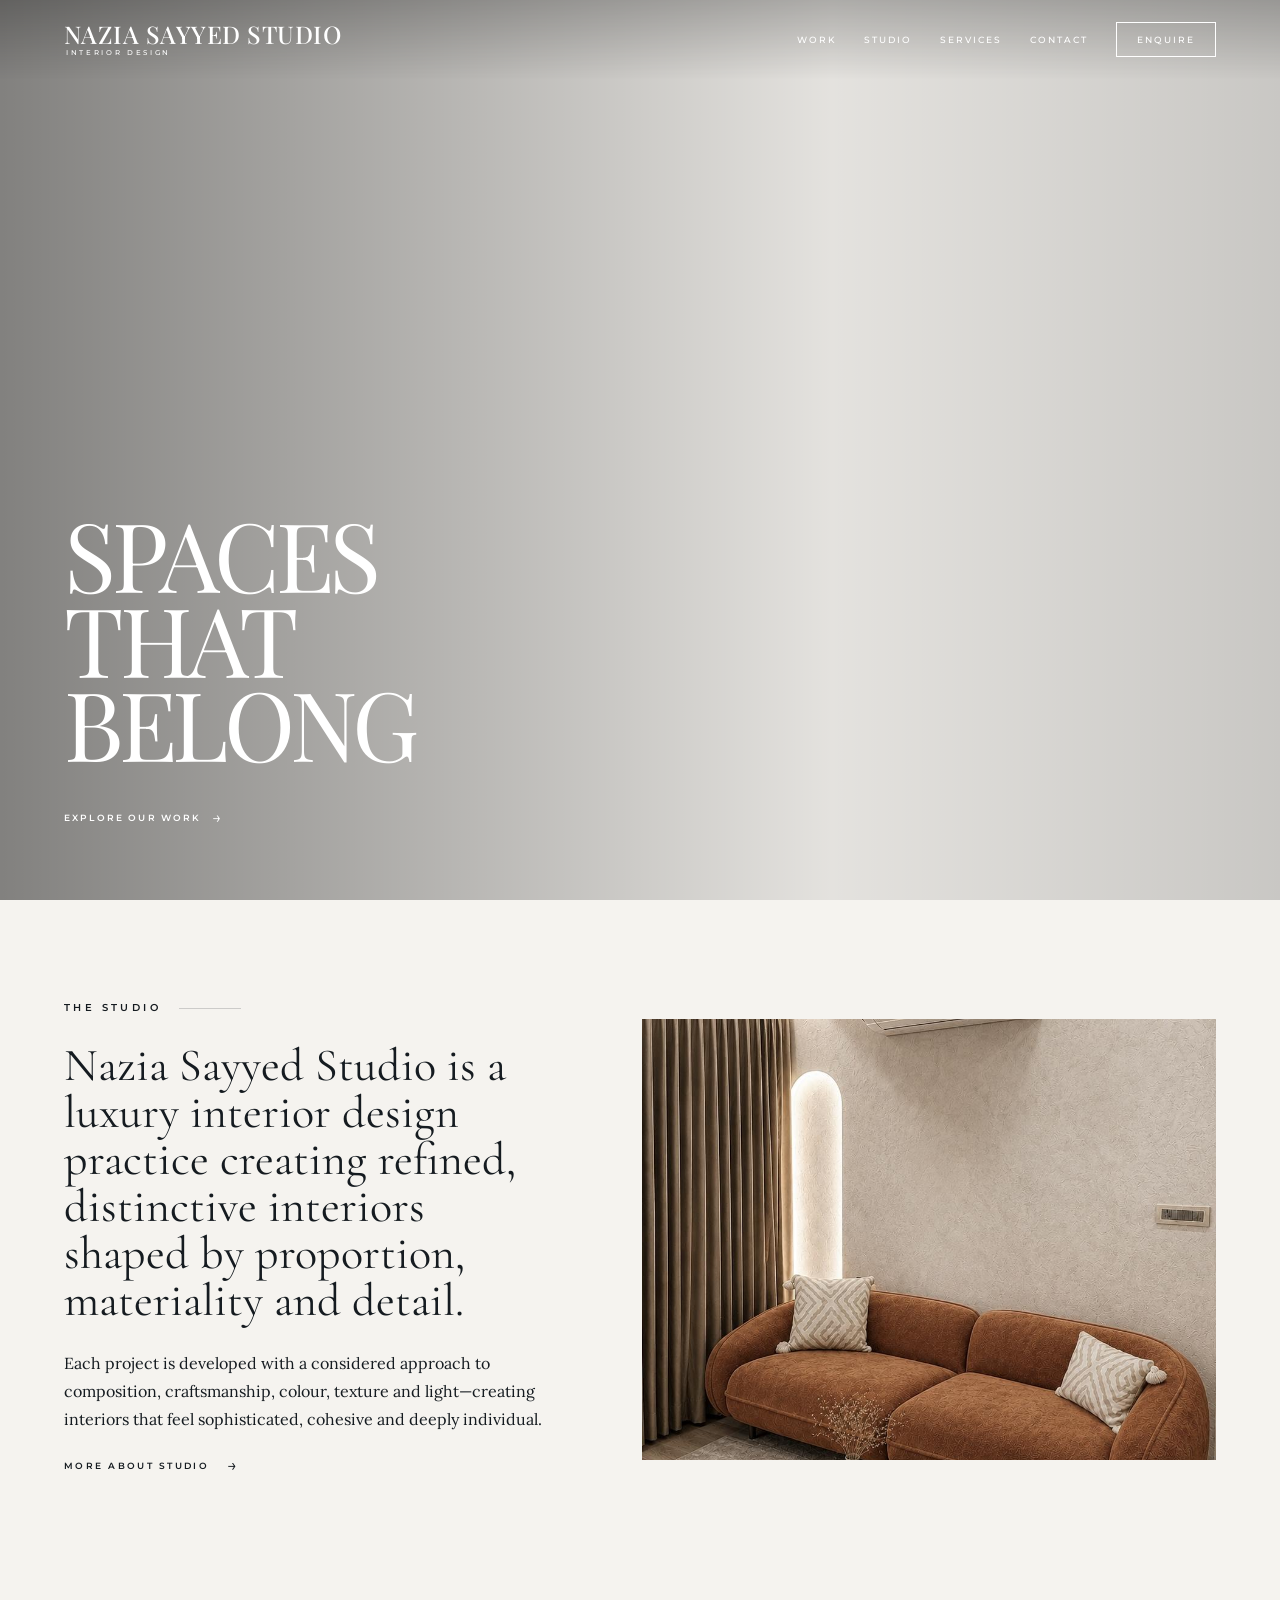
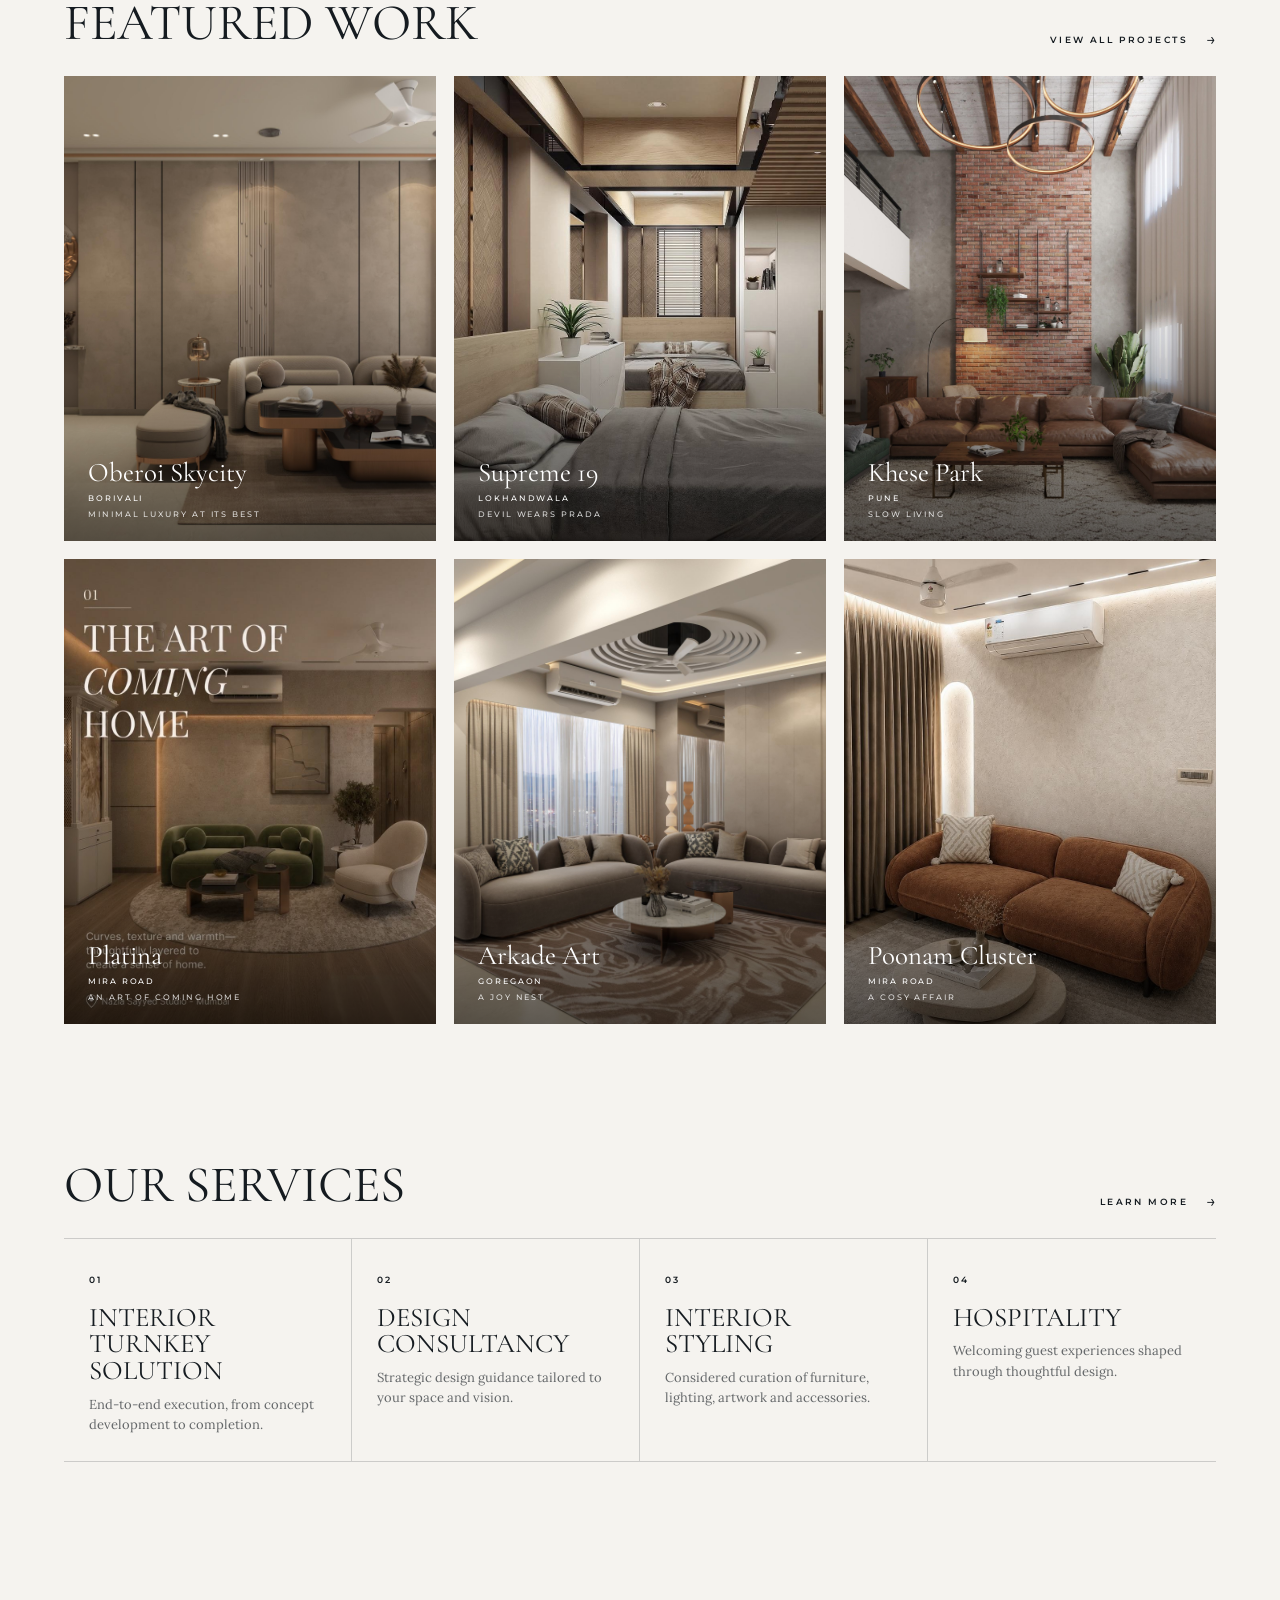
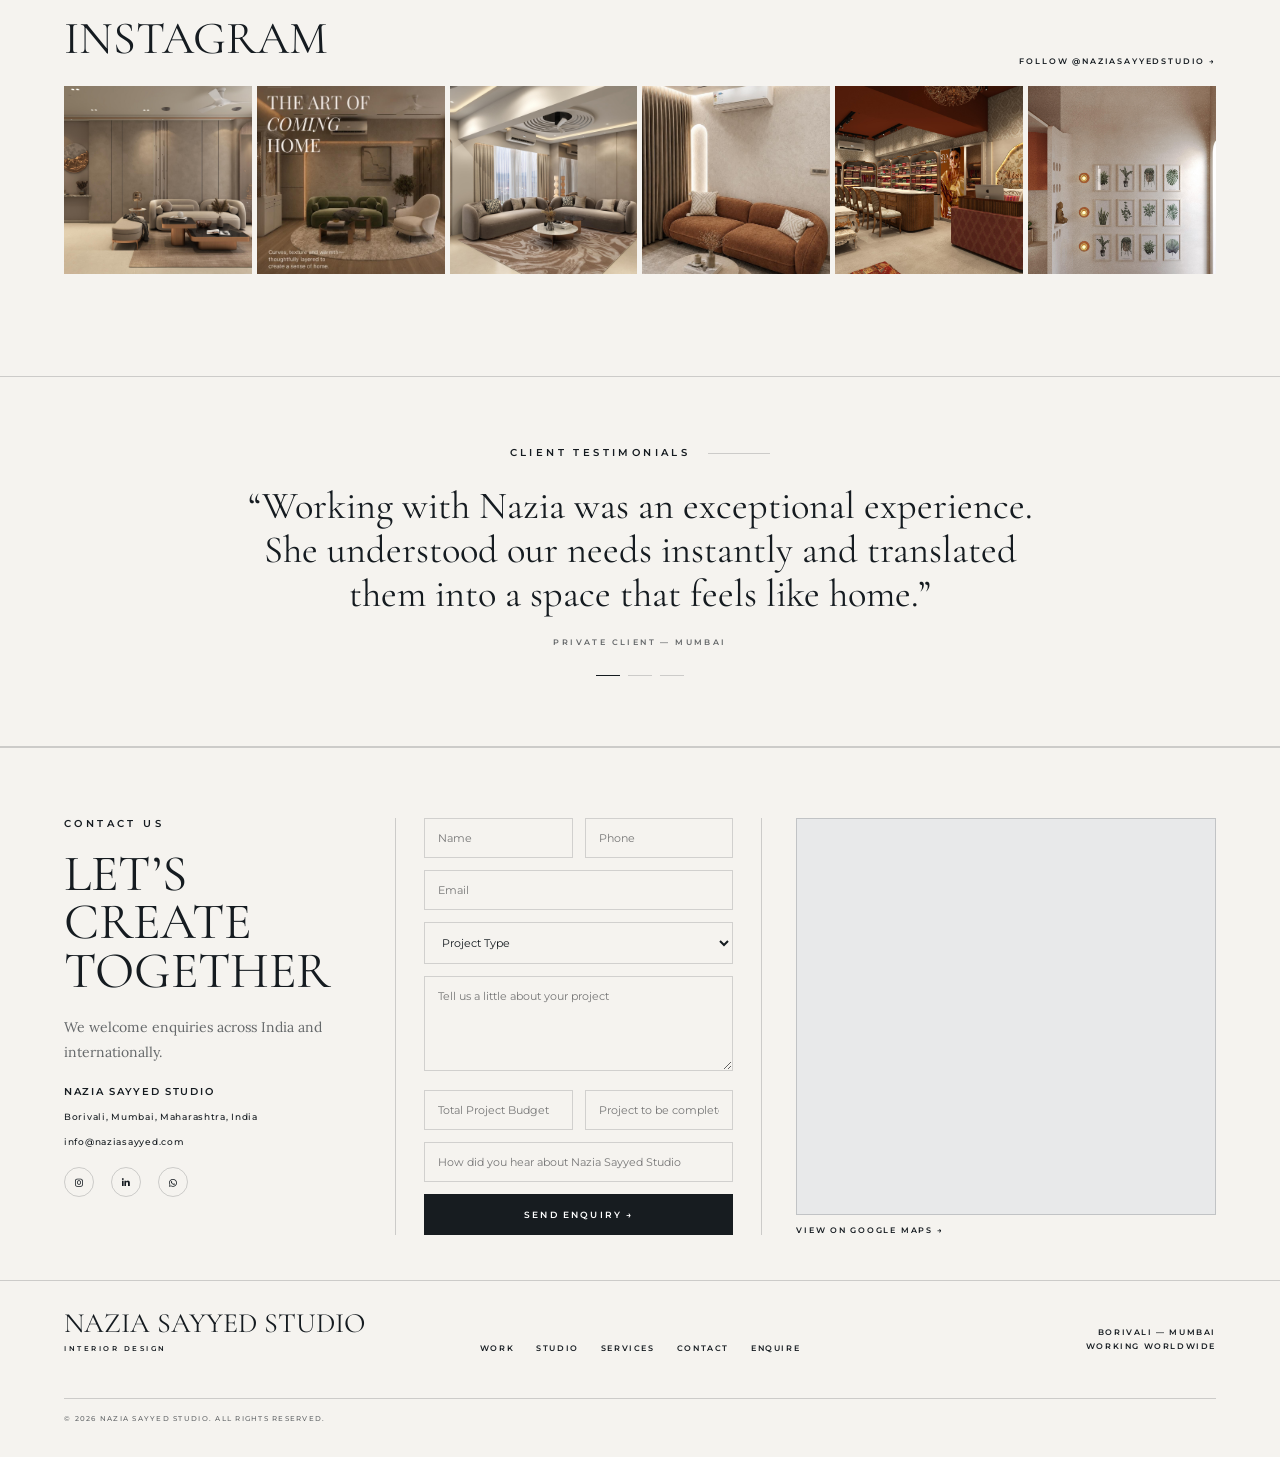
<file: index.html>
<!doctype html><html lang="en"><head><meta charset="utf-8"><meta name="viewport" content="width=device-width,initial-scale=1"><title>Nazia Sayyed Studio | Luxury Interior Design</title><link rel="stylesheet" href="style.css"><link rel="stylesheet" href="https://cdnjs.cloudflare.com/ajax/libs/font-awesome/6.4.0/css/all.min.css"></head>
<body class="homepage">
<div id="header-placeholder"></div>
<header class="hero">
  <div class="hero-overlay"></div><video autoplay loop muted playsinline class="hero-video"><source src="Images/coverpage.mp4" type="video/mp4"></video>
  <div class="hero-content-left">
    <h1 class="hero-title">SPACES<br>THAT<br>BELONG</h1>
    <div class="hero-buttons"><a class="btn-solid" href="portfolio.html">EXPLORE OUR WORK <span aria-hidden="true">→</span></a></div>
  </div>
</header>

<main>
<section class="section"><div class="container home-studio">
  <div class="home-studio-copy reveal"><div class="rule-title">THE STUDIO</div><h2 class="home-studio-title">Nazia Sayyed Studio is a luxury interior design practice creating refined, distinctive interiors shaped by proportion, materiality and detail.</h2><p>Each project is developed with a considered approach to composition, craftsmanship, colour, texture and light—creating interiors that feel sophisticated, cohesive and deeply individual.</p><a class="arrow-link" href="about.html">MORE ABOUT STUDIO</a></div>
  <div class="home-studio-image reveal"><img src="Images/RESIDENTIAL/6. POONAM CLUSTER/1. LIVING ROOM/1.jpg" alt="Nazia Sayyed Studio interior" loading="lazy"></div>
</div></section>

<section class="section projects-section"><div class="container"><div class="section-heading"><h2>FEATURED WORK</h2><a class="arrow-link" href="portfolio.html">VIEW ALL PROJECTS</a></div><div class="projects-grid" id="featured-projects-grid"></div></div></section>

<section class="section services-section"><div class="container"><div class="section-heading"><h2>OUR SERVICES</h2><a class="arrow-link" href="services.html">LEARN MORE</a></div><div class="services-strip">
 <article class="service-mini"><span class="num">01</span><h3>INTERIOR<br>TURNKEY SOLUTION</h3><p>End-to-end execution, from concept development to completion.</p></article>
 <article class="service-mini"><span class="num">02</span><h3>DESIGN<br>CONSULTANCY</h3><p>Strategic design guidance tailored to your space and vision.</p></article>
 <article class="service-mini"><span class="num">03</span><h3>INTERIOR<br>STYLING</h3><p>Considered curation of furniture, lighting, artwork and accessories.</p></article>
 <article class="service-mini"><span class="num">04</span><h3>HOSPITALITY</h3><p>Welcoming guest experiences shaped through thoughtful design.</p></article>
</div></div></section>

<section class="section instagram-section"><div class="container"><div class="instagram-header"><h2>INSTAGRAM</h2><a href="https://www.instagram.com/naziasayyedstudio/" target="_blank" rel="noopener">FOLLOW @NAZIASAYYEDSTUDIO →</a></div><div class="instagram-grid">
<a href="https://www.instagram.com/naziasayyedstudio/" target="_blank"><img src="Images/RESIDENTIAL/1. OBEROI SKYCITY/1. LIVING ROOM/1.jpg" alt="Studio interior"></a><a href="https://www.instagram.com/naziasayyedstudio/" target="_blank"><img src="Images/RESIDENTIAL/4. PLATINA/1. LIVING ROOM/1.JPG" alt="Studio interior"></a><a href="https://www.instagram.com/naziasayyedstudio/" target="_blank"><img src="Images/RESIDENTIAL/5. ARKADE ART/1. LIVING ROOM/1.jpg" alt="Studio interior"></a><a href="https://www.instagram.com/naziasayyedstudio/" target="_blank"><img src="Images/RESIDENTIAL/6. POONAM CLUSTER/1. LIVING ROOM/1.jpg" alt="Studio interior"></a><a href="https://www.instagram.com/naziasayyedstudio/" target="_blank"><img src="Images/RETAIL/1. AISRAA/1.jpg" alt="Retail interior"></a><a href="https://www.instagram.com/naziasayyedstudio/" target="_blank"><img src="Images/COMMERCIAL/2. CA'S OFFICE/ARTWORK.JPG" alt="Commercial interior"></a>
</div></div></section>

<section class="testimonials-section"><div class="testimonial-slider-container"><div class="rule-title" style="justify-content:center;margin-bottom:25px">CLIENT TESTIMONIALS</div><div class="testimonial-slider" id="testimonial-slider"><div class="testimonial-slide"><p class="quote">“Working with Nazia was an exceptional experience. She understood our needs instantly and translated them into a space that feels like home.”</p><p class="author">PRIVATE CLIENT — MUMBAI</p></div><div class="testimonial-slide"><p class="quote">“The attention to detail and ability to capture our vision was extraordinary. A seamless process.”</p><p class="author">PRIVATE CLIENT — MUMBAI</p></div><div class="testimonial-slide"><p class="quote">“A truly luxurious experience from concept to final handover. Our home is a work of art.”</p><p class="author">PRIVATE CLIENT — MUMBAI</p></div></div><div class="slider-dots"><span class="dot active" onclick="goToSlide(0)"></span><span class="dot" onclick="goToSlide(1)"></span><span class="dot" onclick="goToSlide(2)"></span></div></div></section>
</main>
<div id="footer-placeholder"></div>
<script src="components.js"></script>
<script>
function revealElements(){document.querySelectorAll('.reveal').forEach(el=>{if(el.getBoundingClientRect().top<innerHeight-70)el.classList.add('active')})} addEventListener('scroll',revealElements,{passive:true}); revealElements();
fetch('portfolio_data.json').then(r=>r.json()).then(data=>{const grid=document.getElementById('featured-projects-grid');let all=[];['RESIDENTIAL','COMMERCIAL','RETAIL'].forEach(cat=>Object.entries(data[cat]||{}).forEach(([id,p])=>all.push({id,...p,category:cat})));all.slice(0,6).forEach(p=>{const card=document.createElement('a');card.className='project-card reveal active';card.href=`portfolio.html?project=${encodeURIComponent(p.id)}`;card.innerHTML=`<img src="${p.thumbnail}" alt="${p.title}" loading="lazy"><div class="project-overlay"><h3>${p.title}</h3>${p.location?`<p class="proj-loc">${p.location}</p>`:''}<p class="proj-tag">${p.tagline||p.category}</p></div>`;grid.appendChild(card)})}).catch(console.error);
let currentSlideIndex=0;const slider=document.getElementById('testimonial-slider'),dots=document.querySelectorAll('.slider-dots .dot');function updateSlider(){slider.style.transform=`translateX(-${currentSlideIndex*100}%)`;dots.forEach((d,i)=>d.classList.toggle('active',i===currentSlideIndex))}function goToSlide(i){currentSlideIndex=i;updateSlider();clearInterval(slideTimer);slideTimer=setInterval(nextSlide,6000)}function nextSlide(){currentSlideIndex=(currentSlideIndex+1)%3;updateSlider()}let slideTimer=setInterval(nextSlide,6000);
</script></body></html>
</file>
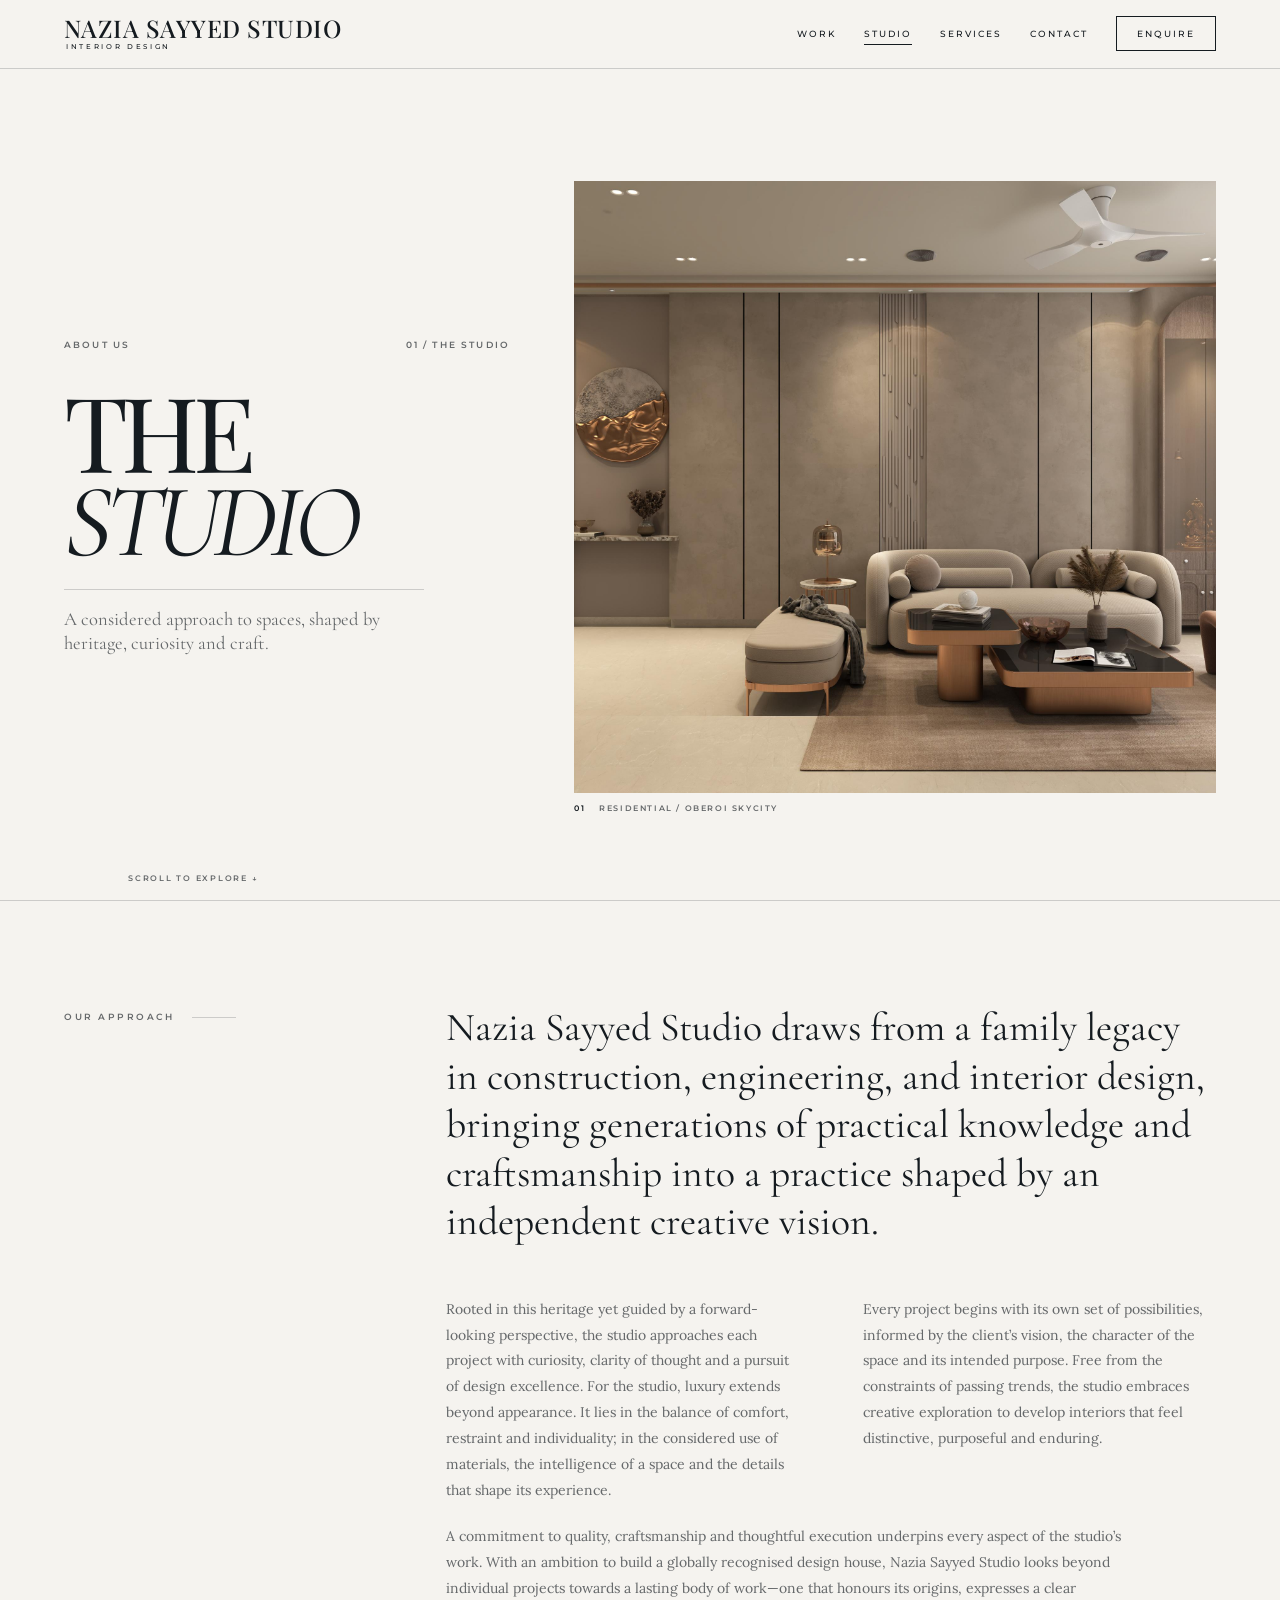
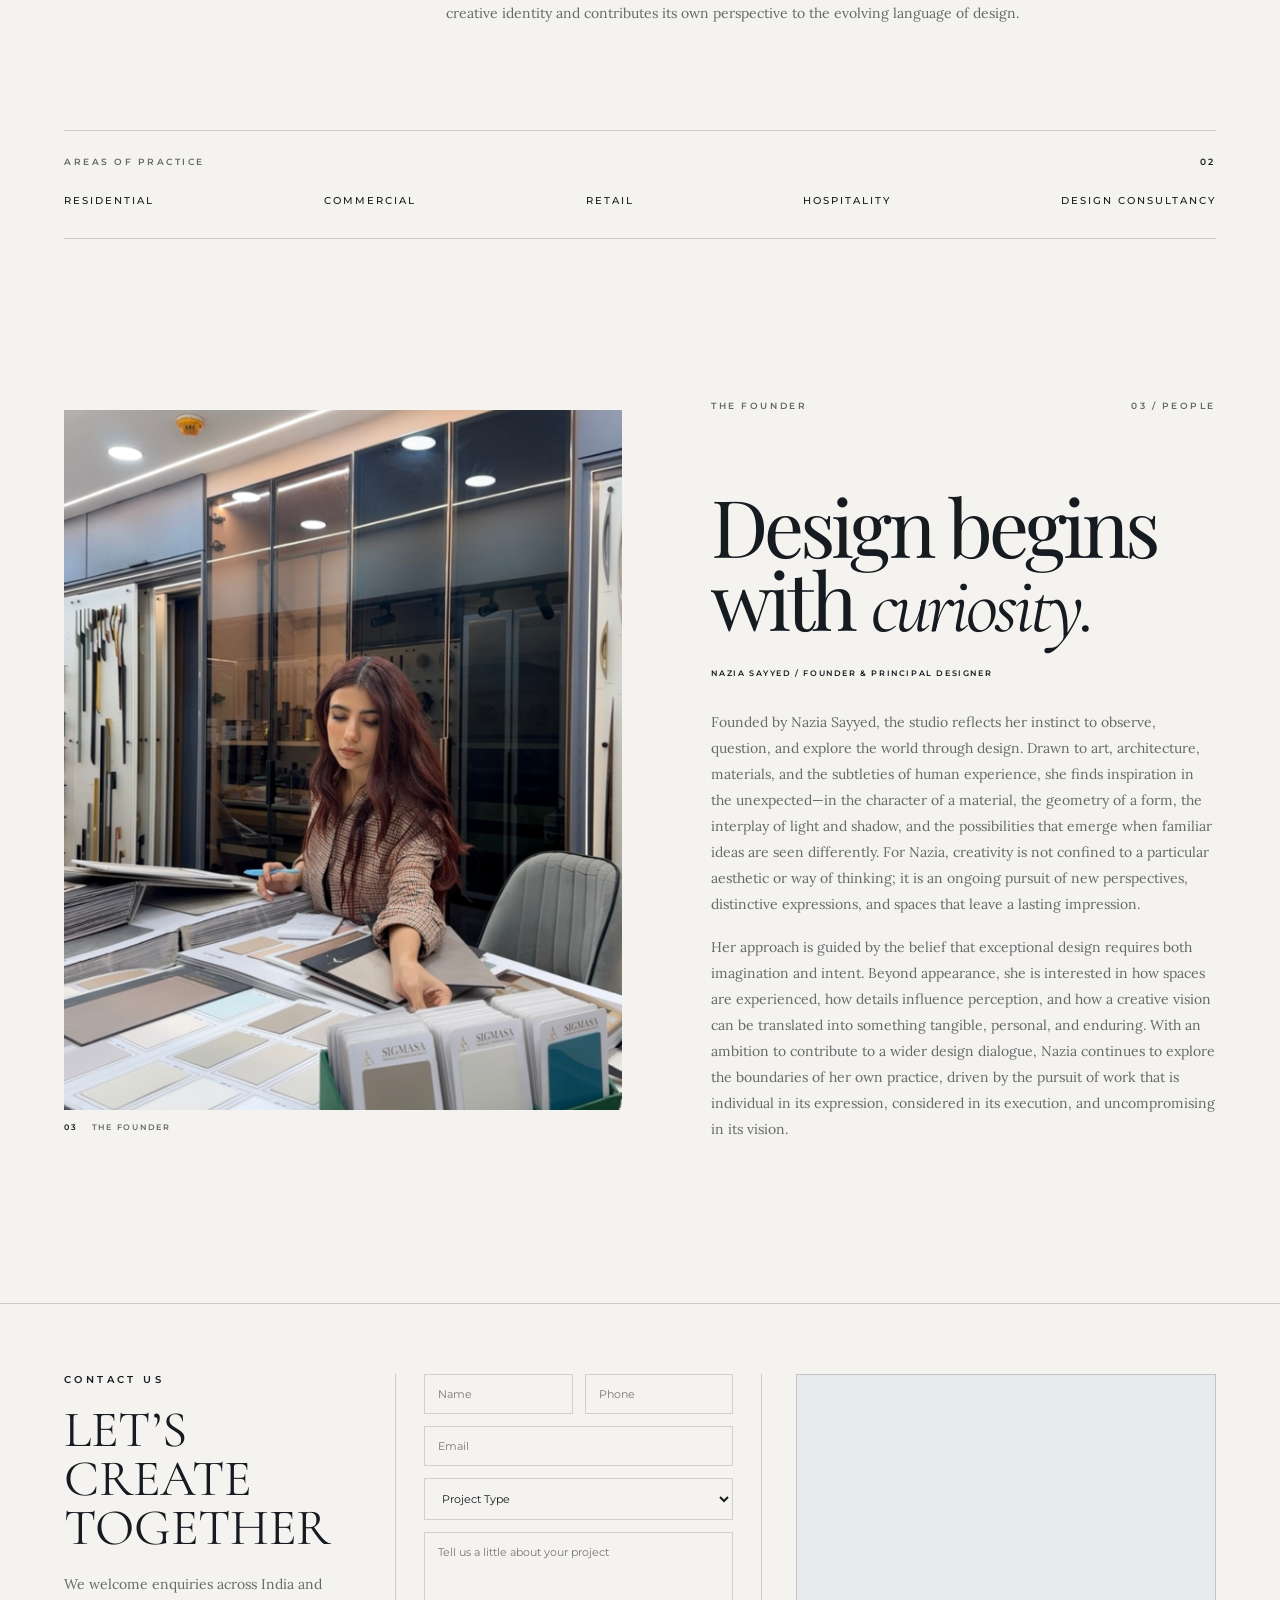
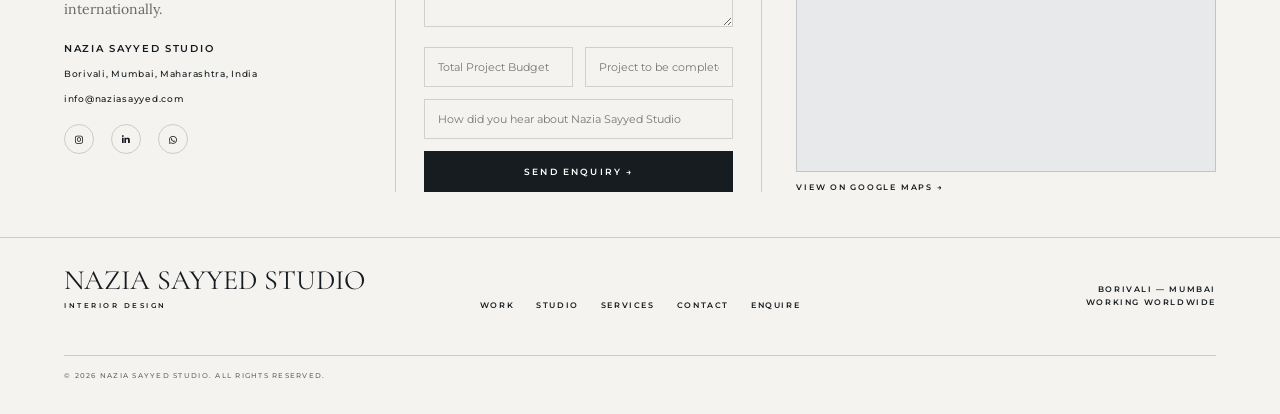
<file: about.html>
<!doctype html>
<html lang="en">
<head>
  <meta charset="utf-8">
  <meta name="viewport" content="width=device-width,initial-scale=1">
  <title>The Studio | Nazia Sayyed Studio</title>
  <link rel="stylesheet" href="style.css">
  <link rel="stylesheet" href="https://cdnjs.cloudflare.com/ajax/libs/font-awesome/6.4.0/css/all.min.css">
</head>
<body class="studio-page">
  <div id="header-placeholder"></div>

  <main class="studio-editorial-page">
    <section class="studio-editorial-intro">
      <div class="studio-editorial-heading">
        <div class="studio-edition-line">
          <span>ABOUT US</span>
          <span>01 / THE STUDIO</span>
        </div>
        <h1>THE<br><em>STUDIO</em></h1>
        <p class="studio-intro-note">A considered approach to spaces, shaped by heritage, curiosity and craft.</p>
      </div>
      <figure class="studio-editorial-image">
        <img src="Images/RESIDENTIAL/1. OBEROI SKYCITY/1. LIVING ROOM/1.jpg"
             alt="Living room interior by Nazia Sayyed Studio">
        <figcaption><span>01</span> RESIDENTIAL / OBEROI SKYCITY</figcaption>
      </figure>
    </section>

    <section class="studio-editorial-story" aria-label="About the studio">
      <div class="studio-story-label">
        <span>OUR APPROACH</span>
        <span class="studio-story-rule"></span>
      </div>
      <div class="studio-story-copy">
        <p class="studio-story-lead">Nazia Sayyed Studio draws from a family legacy in construction, engineering, and interior design, bringing generations of practical knowledge and craftsmanship into a practice shaped by an independent creative vision.</p>
        <div class="studio-story-columns">
          <p>Rooted in this heritage yet guided by a forward-looking perspective, the studio approaches each project with curiosity, clarity of thought and a pursuit of design excellence. For the studio, luxury extends beyond appearance. It lies in the balance of comfort, restraint and individuality; in the considered use of materials, the intelligence of a space and the details that shape its experience.</p>
          <p>Every project begins with its own set of possibilities, informed by the client’s vision, the character of the space and its intended purpose. Free from the constraints of passing trends, the studio embraces creative exploration to develop interiors that feel distinctive, purposeful and enduring.</p>
          <p>A commitment to quality, craftsmanship and thoughtful execution underpins every aspect of the studio’s work. With an ambition to build a globally recognised design house, Nazia Sayyed Studio looks beyond individual projects towards a lasting body of work—one that honours its origins, expresses a clear creative identity and contributes its own perspective to the evolving language of design.</p>
        </div>
      </div>
    </section>

    <section class="studio-practice-band" aria-label="Studio areas of practice">
      <div class="studio-practice-heading">
        <span>AREAS OF PRACTICE</span>
        <span>02</span>
      </div>
      <div class="studio-practice-list">
        <span>RESIDENTIAL</span>
        <span>COMMERCIAL</span>
        <span>RETAIL</span>
        <span>HOSPITALITY</span>
        <span>DESIGN CONSULTANCY</span>
      </div>
    </section>

    <section class="studio-founder-editorial">
      <figure class="studio-founder-image">
        <img src="Images/founder.PNG" alt="Nazia Sayyed, Founder and Principal Designer" loading="lazy">
        <figcaption><span>03</span> THE FOUNDER</figcaption>
      </figure>
      <div class="studio-founder-copy">
        <div class="studio-founder-kicker"><span>THE FOUNDER</span><span>03 / PEOPLE</span></div>
        <h2>Design begins<br>with <em>curiosity.</em></h2>
        <div class="studio-founder-role">NAZIA SAYYED / FOUNDER &amp; PRINCIPAL DESIGNER</div>
        <p>Founded by Nazia Sayyed, the studio reflects her instinct to observe, question, and explore the world through design. Drawn to art, architecture, materials, and the subtleties of human experience, she finds inspiration in the unexpected—in the character of a material, the geometry of a form, the interplay of light and shadow, and the possibilities that emerge when familiar ideas are seen differently. For Nazia, creativity is not confined to a particular aesthetic or way of thinking; it is an ongoing pursuit of new perspectives, distinctive expressions, and spaces that leave a lasting impression.</p>
        <p>Her approach is guided by the belief that exceptional design requires both imagination and intent. Beyond appearance, she is interested in how spaces are experienced, how details influence perception, and how a creative vision can be translated into something tangible, personal, and enduring. With an ambition to contribute to a wider design dialogue, Nazia continues to explore the boundaries of her own practice, driven by the pursuit of work that is individual in its expression, considered in its execution, and uncompromising in its vision.</p>
      </div>
    </section>
  </main>

  <div id="footer-placeholder"></div>
  <script src="components.js"></script>
</body>
</html>
</file>
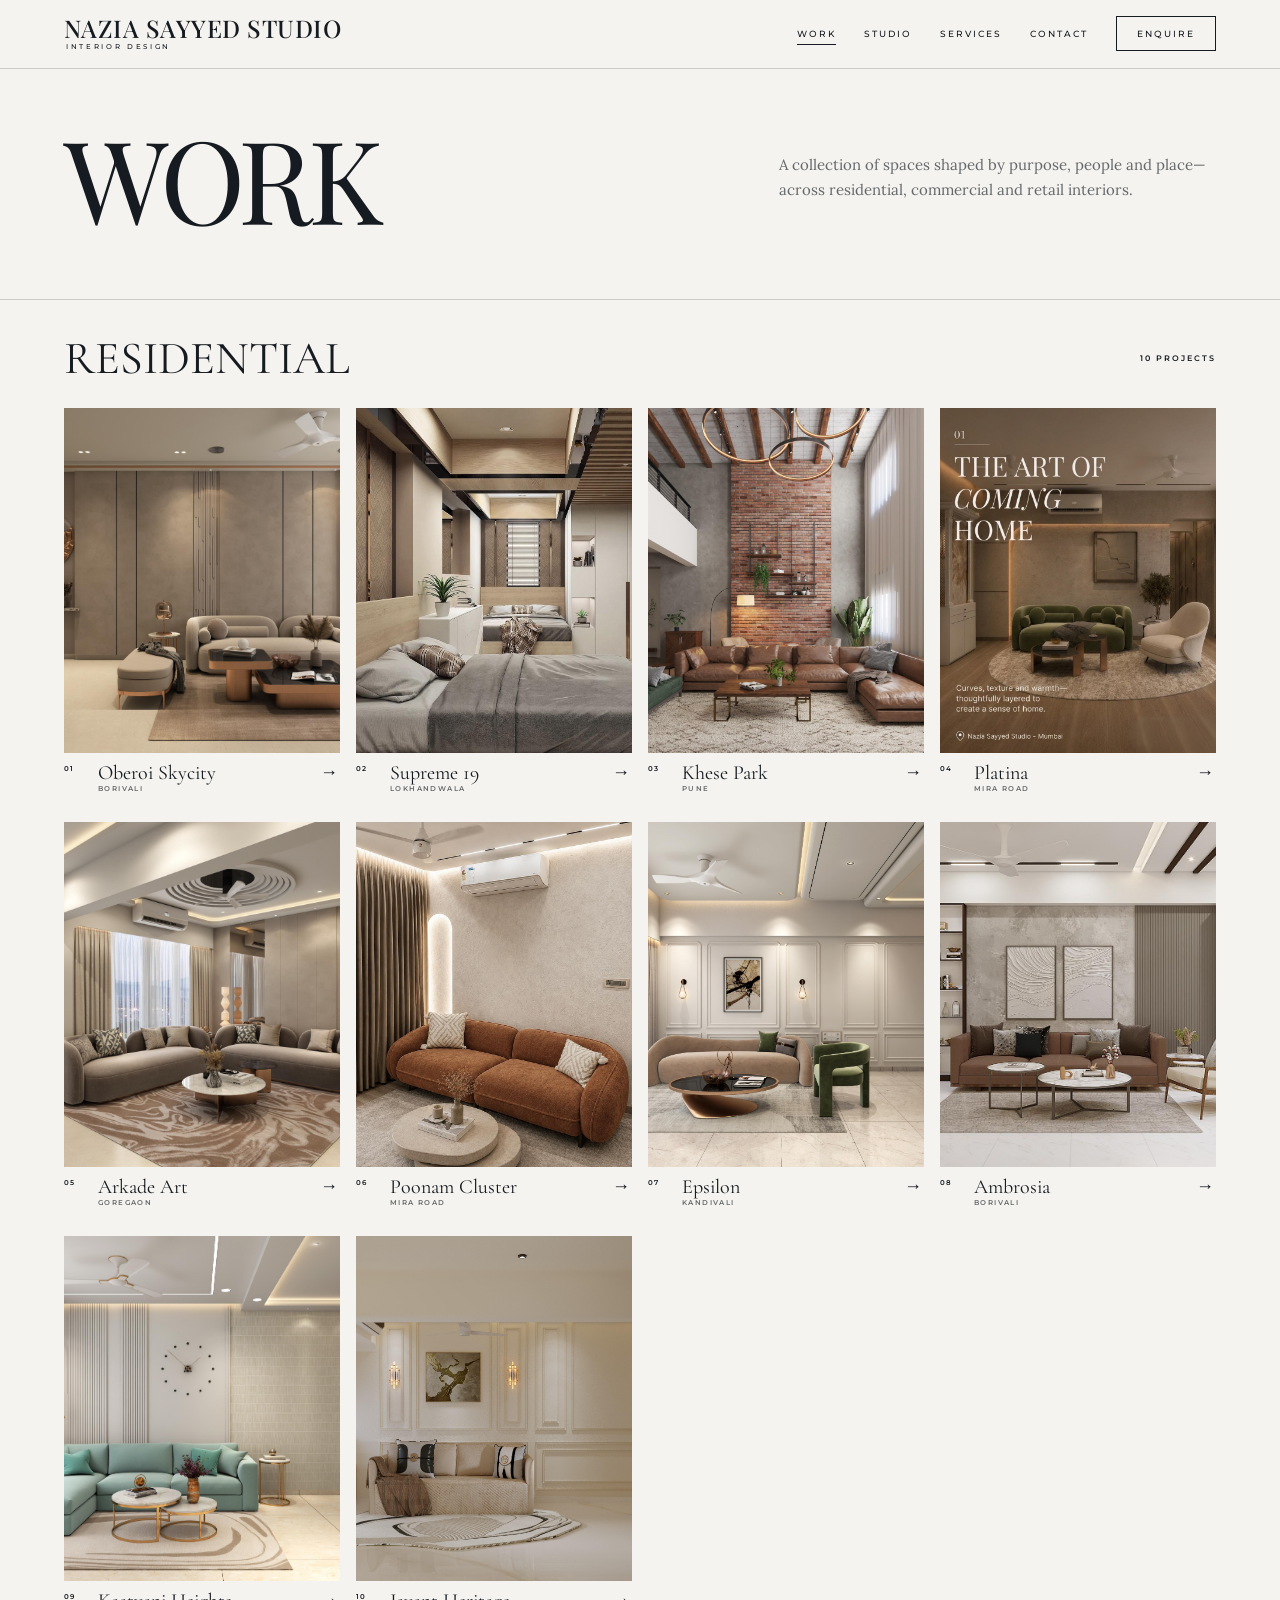
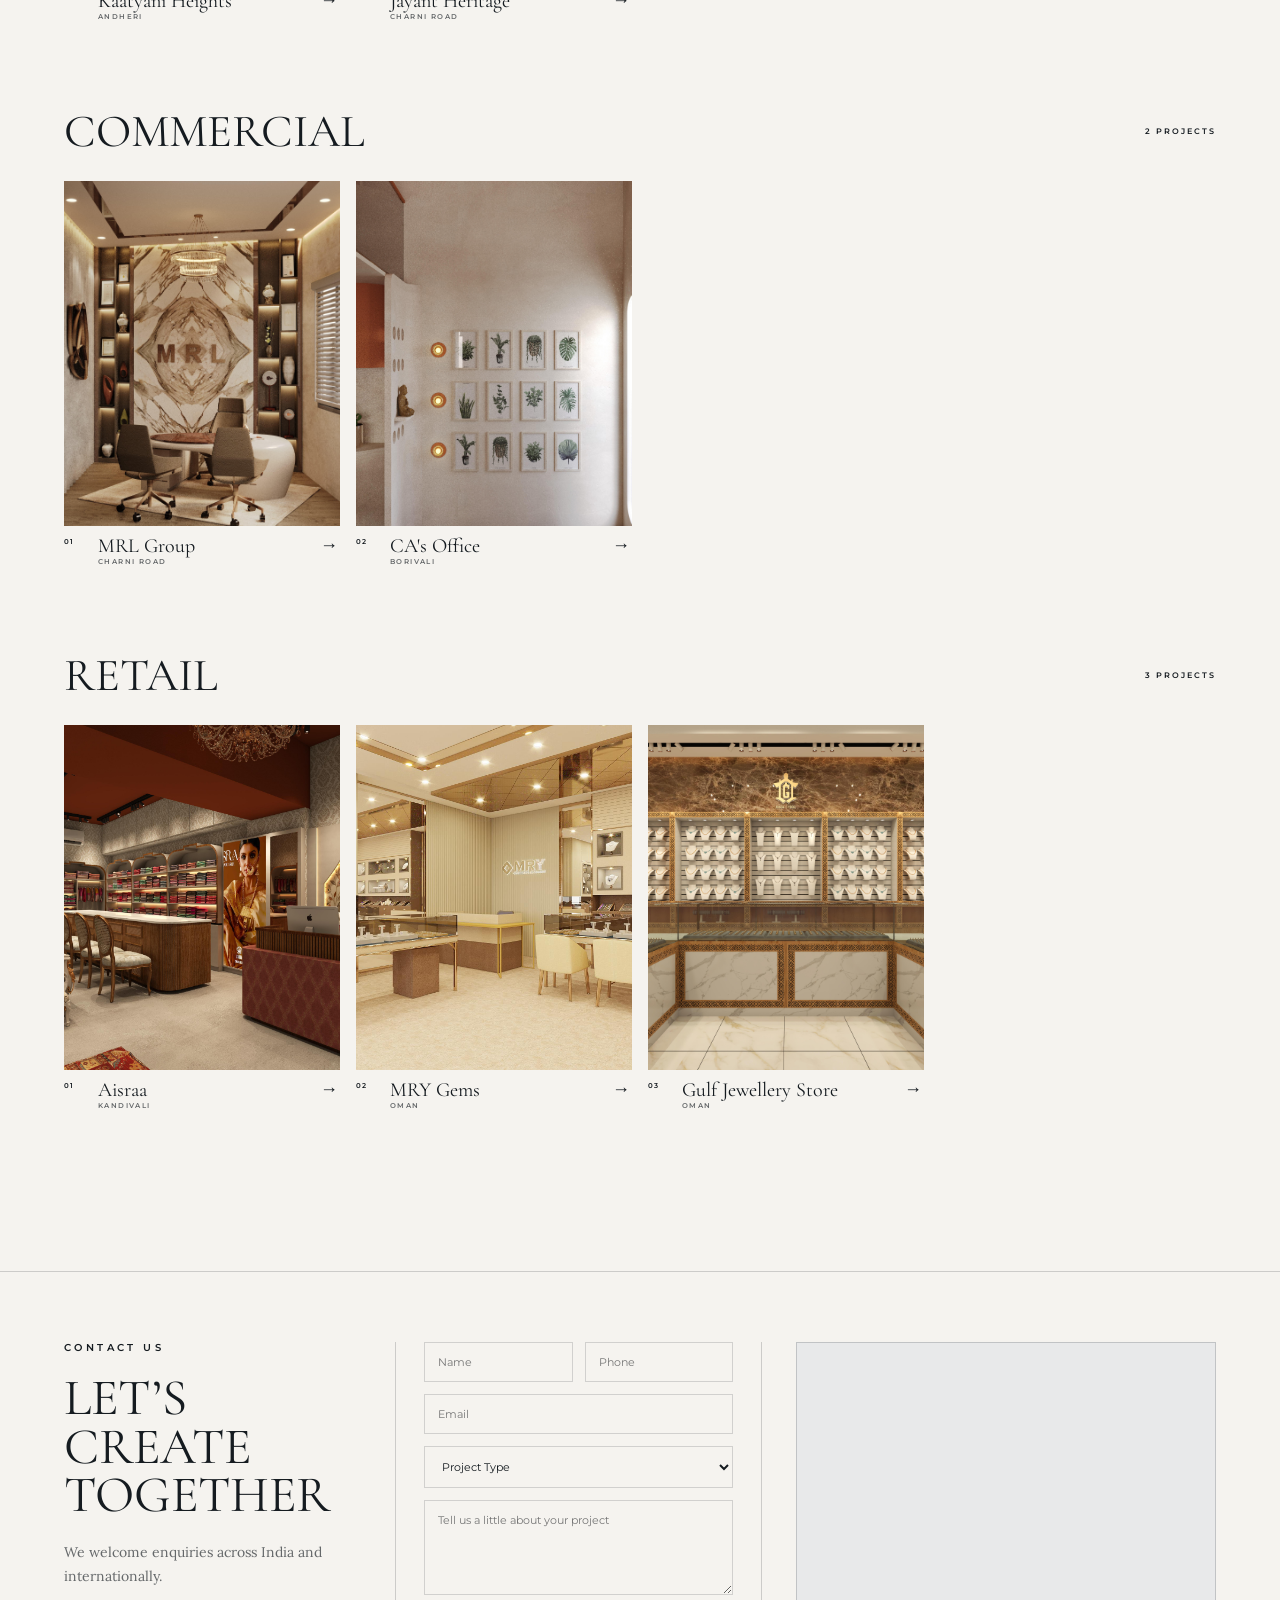
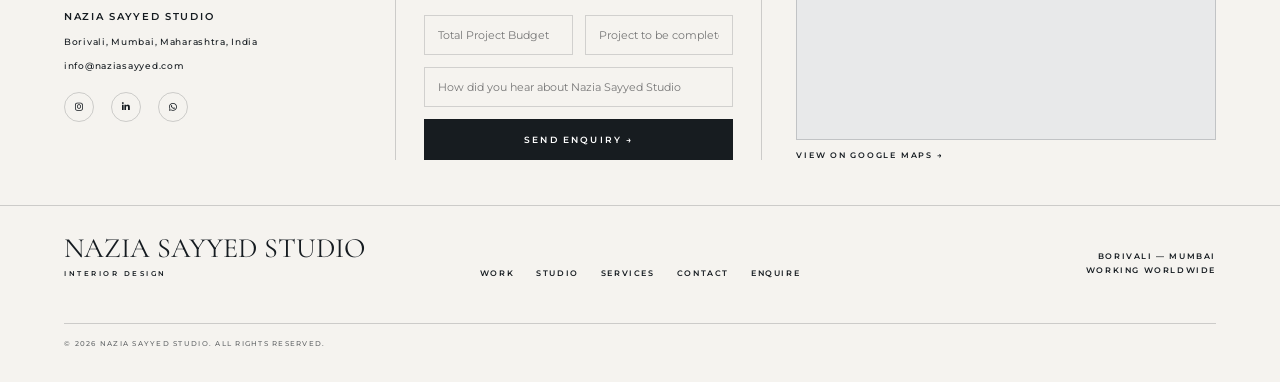
<file: portfolio.html>
<!doctype html><html lang="en"><head><meta charset="utf-8"><meta name="viewport" content="width=device-width,initial-scale=1"><title>Work | Nazia Sayyed Studio</title><link rel="stylesheet" href="style.css"><link rel="stylesheet" href="https://cdnjs.cloudflare.com/ajax/libs/font-awesome/6.4.0/css/all.min.css"></head>
<body><div id="header-placeholder"></div>
<section class="page-hero"><div class="container page-hero-inner"><div><h1>WORK</h1></div><p>A collection of spaces shaped by purpose, people and place—across residential, commercial and retail interiors.</p></div></section>
<main class="container portfolio-content" id="portfolio-content"></main>
<div id="footer-placeholder"></div>
<div id="dynamic-viewer"><div class="viewer-topbar"><a class="viewer-brand" href="index.html">NAZIA SAYYED STUDIO</a><button class="btn-back" onclick="closeProject()">← BACK TO WORK</button></div><div class="viewer-shell"><div class="viewer-head"><h2 id="viewer-title">Project</h2><div class="viewer-subtitle" id="viewer-subtitle"></div></div><div id="viewer-content"></div></div></div>
<script src="components.js"></script>
<script>
let projectData={};
function escapeHtml(v=''){return String(v).replace(/[&<>"']/g,c=>({'&':'&amp;','<':'&lt;','>':'&gt;','"':'&quot;',"'":'&#39;'}[c]))}
fetch('portfolio_data.json').then(r=>r.json()).then(data=>{projectData={};const root=document.getElementById('portfolio-content');['RESIDENTIAL','COMMERCIAL','RETAIL'].forEach(cat=>{const entries=Object.entries(data[cat]||{});entries.forEach(([id,p])=>projectData[id]={...p,category:cat});if(!entries.length)return;const block=document.createElement('section');block.className='category-block';block.innerHTML=`<div class="category-heading"><h2>${cat}</h2><span class="category-count">${entries.length} PROJECT${entries.length===1?'':'S'}</span></div><div class="portfolio-grid">${entries.map(([id,p],i)=>`<article class="portfolio-card" onclick="openProject('${id}')"><div class="portfolio-card-media"><img src="${p.thumbnail}" alt="${escapeHtml(p.title)}" loading="lazy"></div><div class="portfolio-card-meta"><span class="portfolio-index">${String(i+1).padStart(2,'0')}</span><div><div class="portfolio-title">${escapeHtml(p.title)}</div><div class="portfolio-location">${escapeHtml(p.location||'')}</div></div><span class="portfolio-arrow">→</span></div></article>`).join('')}</div>`;root.appendChild(block)});const requested=new URLSearchParams(location.search).get('project');if(requested&&projectData[requested])openProject(requested)}).catch(console.error);
function openProject(id){const p=projectData[id];if(!p)return;document.getElementById('viewer-title').textContent=p.title;document.getElementById('viewer-subtitle').innerHTML=`<span class="location">${escapeHtml(p.category)}${p.location?' · '+escapeHtml(p.location):''}</span>${p.tagline?`<span class="tagline">${escapeHtml(p.tagline)}</span>`:''}`;const content=document.getElementById('viewer-content');content.innerHTML='';const groups={};(p.images||[]).forEach(item=>{const label=item.label||'PROJECT';(groups[label]??=[]).push(item)});Object.entries(groups).forEach(([label,items])=>{const section=document.createElement('section');section.className='viewer-section';section.innerHTML=`<div class="viewer-section-title">${escapeHtml(label)}</div><div class="viewer-grid"></div>`;const grid=section.querySelector('.viewer-grid');items.forEach(item=>{const wrap=document.createElement('div');wrap.className='viewer-item';if(/\.(mp4|webm|mov)$/i.test(item.src)){wrap.innerHTML=`<video autoplay muted loop playsinline controls><source src="${item.src}"></video><span class="room-label">PROJECT VIDEO</span>`}else{wrap.innerHTML=`<img src="${item.src}" alt="${escapeHtml(item.label||p.title)}" loading="lazy"><span class="room-label">${escapeHtml(item.label||'')}</span>`}grid.appendChild(wrap)});content.appendChild(section)});document.getElementById('dynamic-viewer').classList.add('active');document.body.classList.add('no-scroll');history.replaceState(null,'',`portfolio.html?project=${encodeURIComponent(id)}`)}
function closeProject(){document.getElementById('dynamic-viewer').classList.remove('active');document.body.classList.remove('no-scroll');history.replaceState(null,'','portfolio.html')}
addEventListener('keydown',e=>{if(e.key==='Escape'&&document.getElementById('dynamic-viewer').classList.contains('active'))closeProject()});
</script></body></html>
</file>
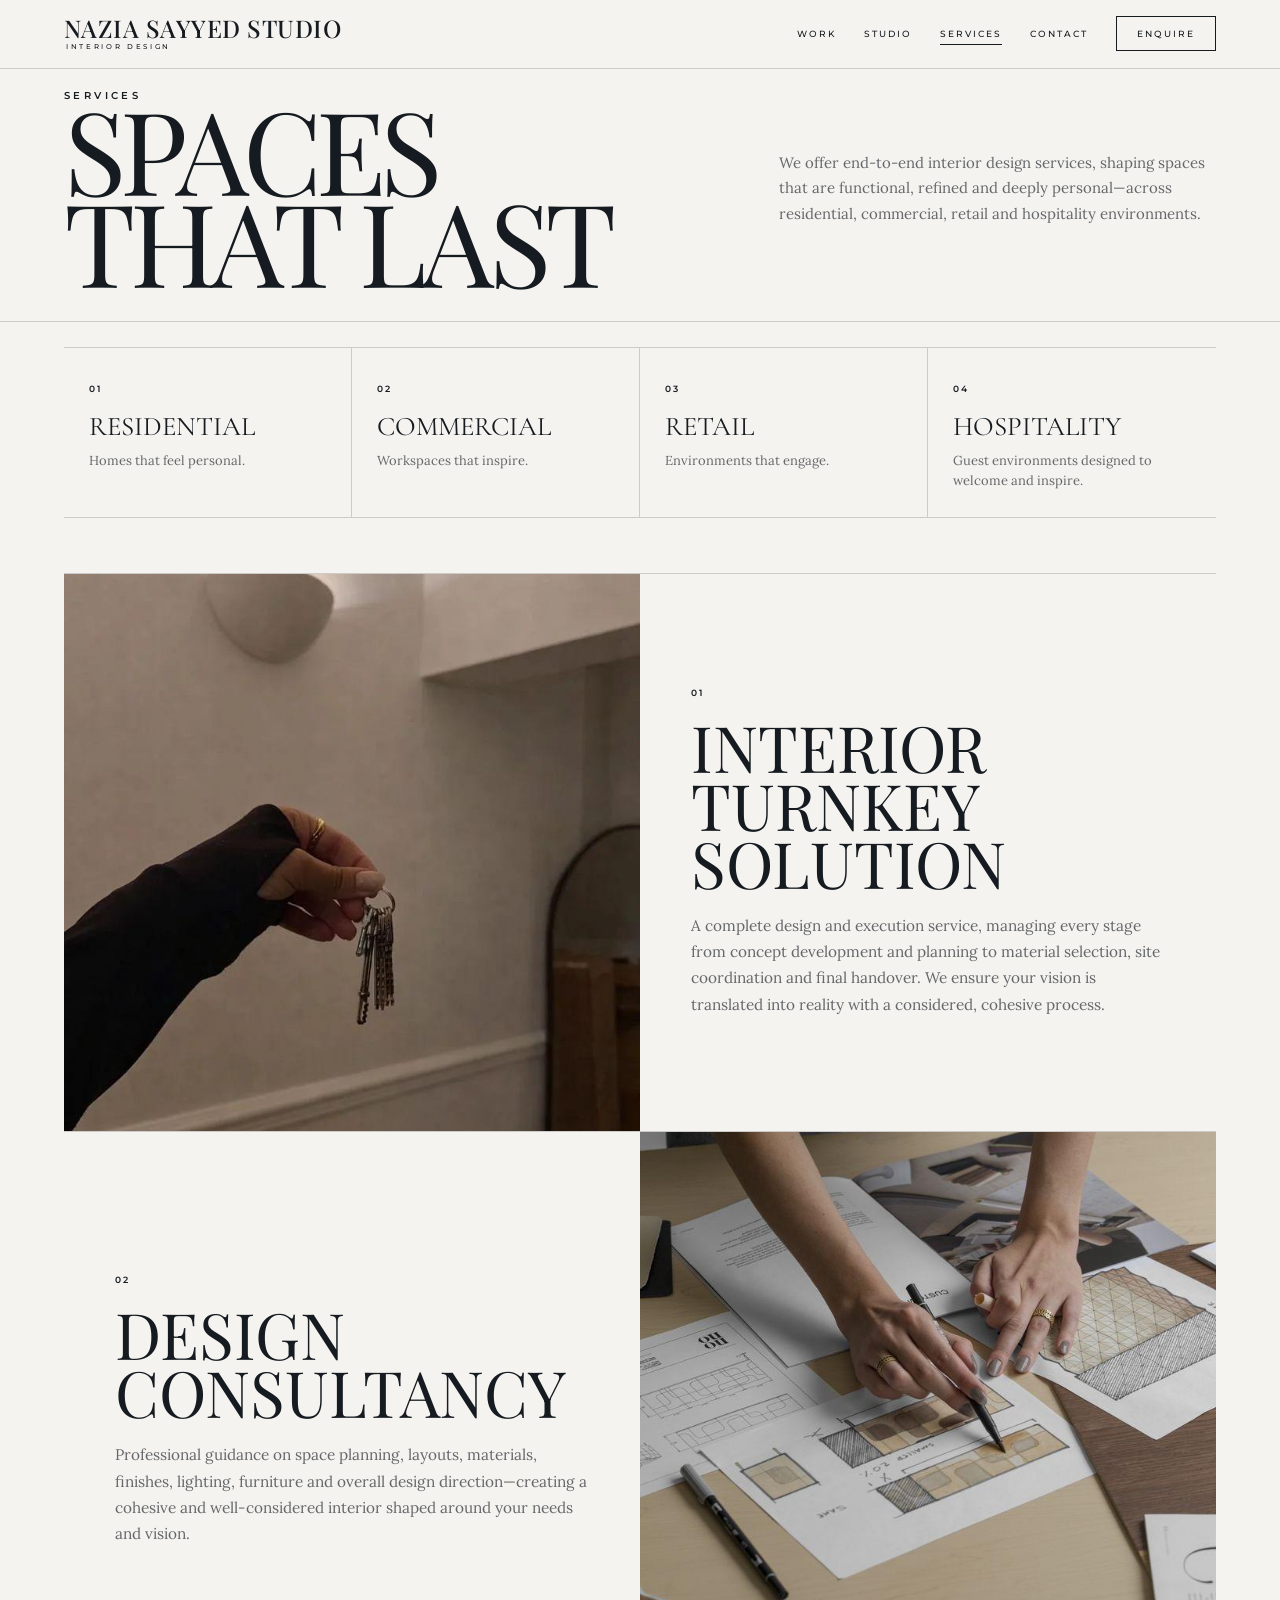
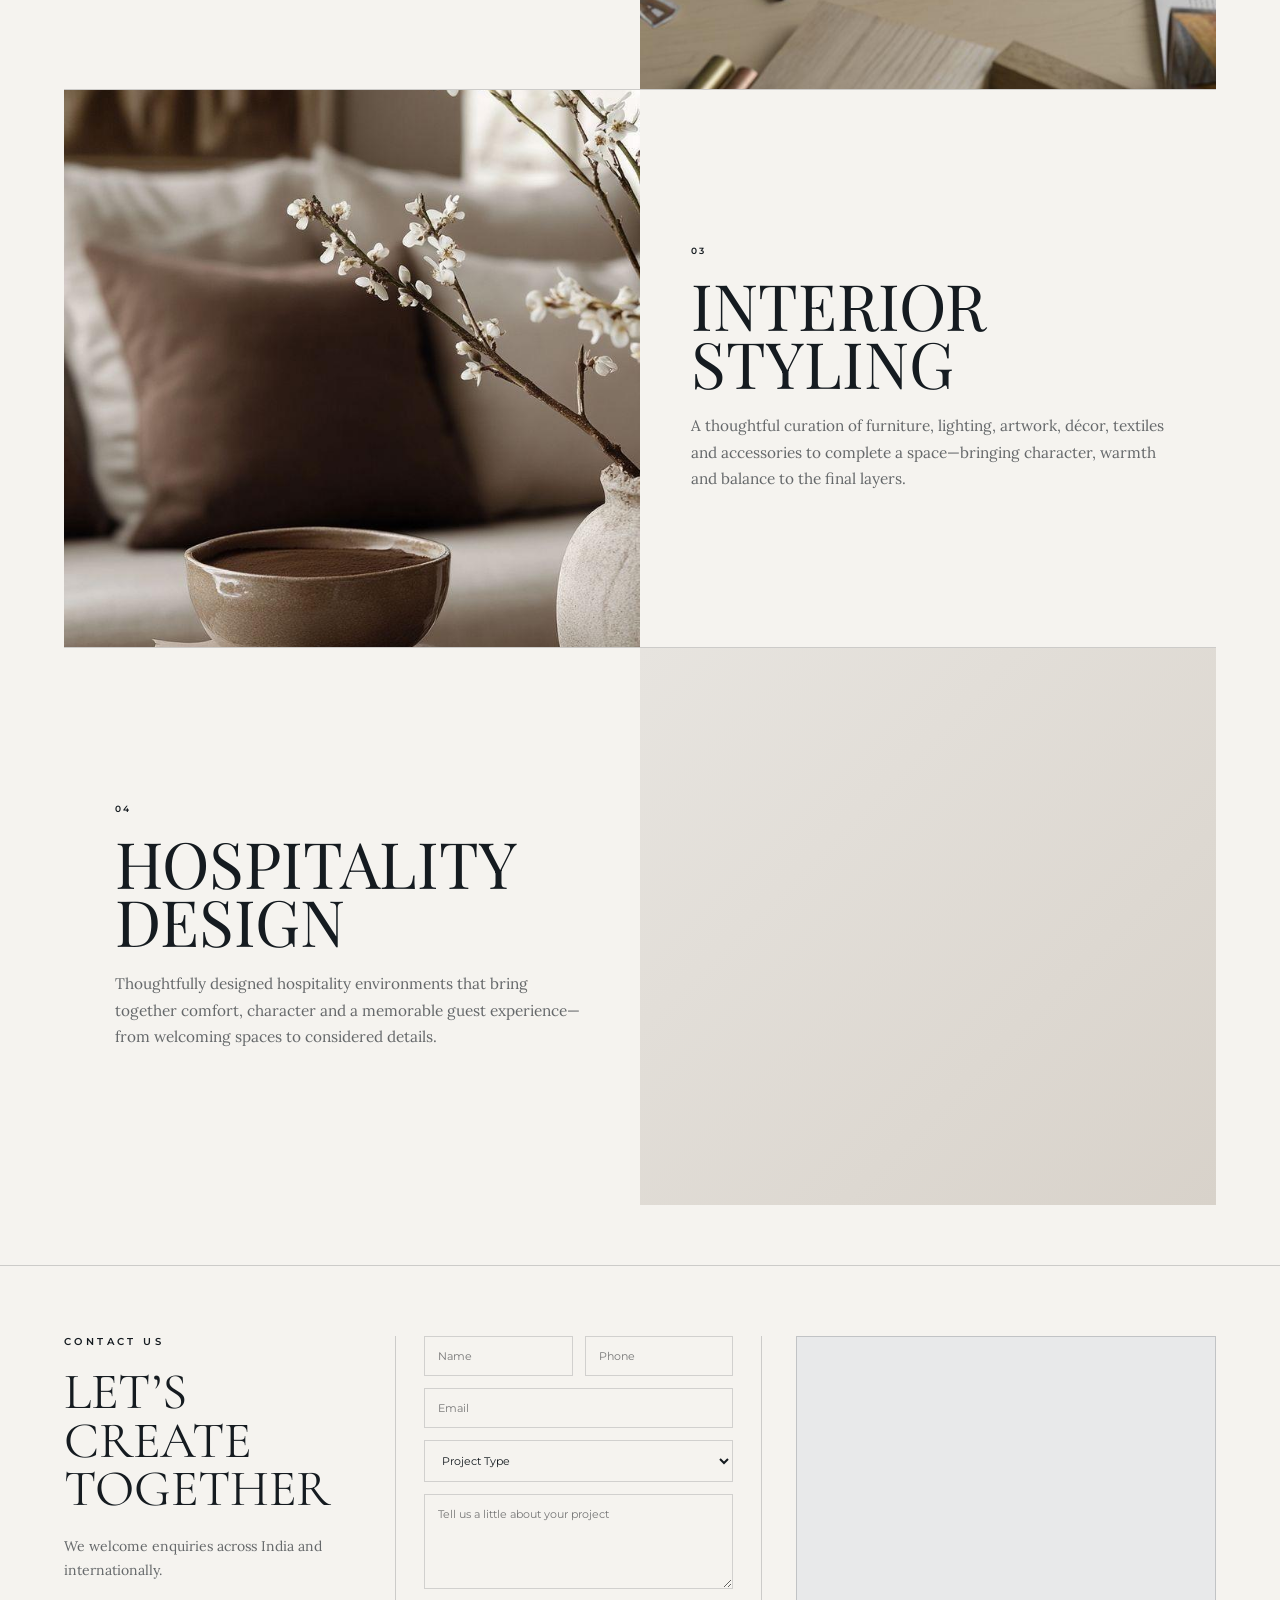
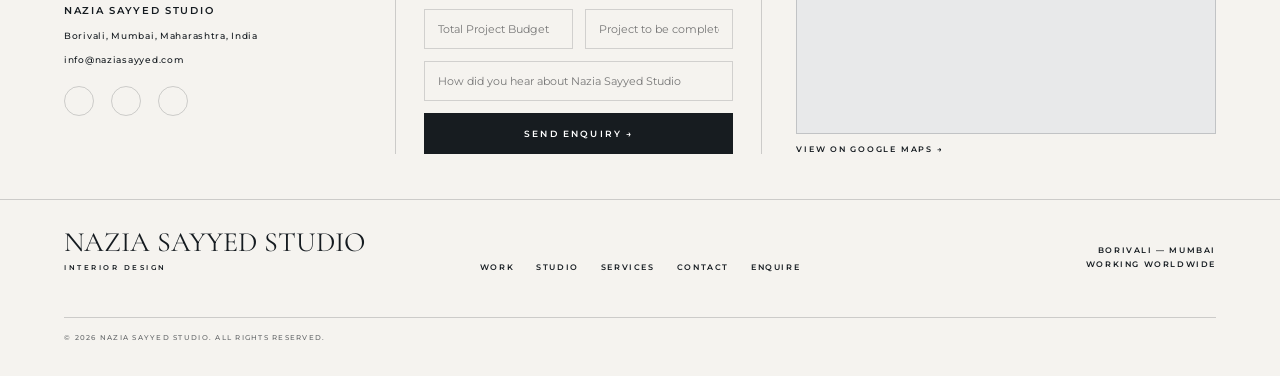
<file: services.html>
<!doctype html><html lang="en"><head><meta charset="utf-8"><meta name="viewport" content="width=device-width,initial-scale=1"><title>Services | Nazia Sayyed Studio</title><link rel="stylesheet" href="style.css"></head>
<body><div id="header-placeholder"></div>
<section class="page-hero"><div class="container page-hero-inner"><div><div class="eyebrow">SERVICES</div><h1>SPACES<br>THAT LAST</h1></div><p>We offer end-to-end interior design services, shaping spaces that are functional, refined and deeply personal—across residential, commercial, retail and hospitality environments.</p></div></section>
<section class="container" style="padding-top:25px"><div class="services-strip"><div class="service-mini"><span class="num">01</span><h3>RESIDENTIAL</h3><p>Homes that feel personal.</p></div><div class="service-mini"><span class="num">02</span><h3>COMMERCIAL</h3><p>Workspaces that inspire.</p></div><div class="service-mini"><span class="num">03</span><h3>RETAIL</h3><p>Environments that engage.</p></div><div class="service-mini"><span class="num">04</span><h3>HOSPITALITY</h3><p>Guest environments designed to welcome and inspire.</p></div></div></section>
<section class="container section" style="padding-top:55px;padding-bottom:60px">
 <article class="service-editorial"><div class="service-img"><img src="Images/services/turnkey.jpeg" alt="Interior turnkey solution"></div><div class="service-content"><span class="service-number">01</span><h2>INTERIOR<br>TURNKEY SOLUTION</h2><p>A complete design and execution service, managing every stage from concept development and planning to material selection, site coordination and final handover. We ensure your vision is translated into reality with a considered, cohesive process.</p></div></article>
 <article class="service-editorial"><div class="service-img"><img src="Images/services/interir design consult.jpeg" alt="Design consultancy"></div><div class="service-content"><span class="service-number">02</span><h2>DESIGN<br>CONSULTANCY</h2><p>Professional guidance on space planning, layouts, materials, finishes, lighting, furniture and overall design direction—creating a cohesive and well-considered interior shaped around your needs and vision.</p></div></article>
 <article class="service-editorial"><div class="service-img"><img src="Images/services/interior styling.jpeg" alt="Interior styling"></div><div class="service-content"><span class="service-number">03</span><h2>INTERIOR<br>STYLING</h2><p>A thoughtful curation of furniture, lighting, artwork, décor, textiles and accessories to complete a space—bringing character, warmth and balance to the final layers.</p></div></article>
 <article class="service-editorial"><div class="service-img service-image-pending" role="img" aria-label="Hospitality design image to be supplied"></div><div class="service-content"><span class="service-number">04</span><h2>HOSPITALITY<br>DESIGN</h2><p>Thoughtfully designed hospitality environments that bring together comfort, character and a memorable guest experience—from welcoming spaces to considered details.</p></div></article>
</section>
<div id="footer-placeholder"></div><script src="components.js"></script><script>function revealElements(){document.querySelectorAll('.reveal').forEach(e=>{if(e.getBoundingClientRect().top<innerHeight-70)e.classList.add('active')})}</script></body></html>
</file>
<file: style.css>
@import url('https://fonts.googleapis.com/css2?family=Cormorant+Garamond:wght@400;500;600&family=Lora:wght@400;500&family=Montserrat:wght@400;500;600&family=Playfair+Display:wght@400;500;600&display=swap');

:root{
  --paper:#f5f3ef; --paper-2:#efede8; --ink:#151b20; --muted:#65686a;
  --line:rgba(21,27,32,.18); --dark:#171c20; --white:#fff;
  --display:'Playfair Display',Georgia,serif; --editorial:'Cormorant Garamond',Georgia,serif;
  --body:'Lora',Georgia,serif; --ui:'Montserrat',Arial,sans-serif;
  --max:1320px; --pad:clamp(22px,5vw,82px);
}
*{box-sizing:border-box;margin:0;padding:0} html{scroll-behavior:smooth} body{background:var(--paper);color:var(--ink);font-family:var(--body);line-height:1.6;overflow-x:hidden} body.no-scroll{overflow:hidden} img,video{max-width:100%;display:block} a{color:inherit;text-decoration:none} button,input,textarea,select{font:inherit} button{cursor:pointer}
.container{width:min(var(--max),calc(100% - 2*var(--pad)));margin:auto}.section{padding:clamp(70px,8vw,130px) 0}.eyebrow,.rule-title{font:600 10px/1.2 var(--ui);letter-spacing:.34em;text-transform:uppercase}.rule-title{display:flex;align-items:center;gap:18px}.rule-title:after{content:"";height:1px;width:62px;background:var(--line)}
.display{font-family:var(--display);font-weight:400;line-height:.92;letter-spacing:-.035em}.editorial{font-family:var(--editorial)}.muted{color:var(--muted)}

/* Navigation */
#navbar{position:fixed;inset:0 0 auto;z-index:1000;display:flex;align-items:flex-start;justify-content:space-between;padding:22px var(--pad);color:#fff;transition:background .35s,padding .35s,color .35s,box-shadow .35s}.navbar-glass{background:linear-gradient(180deg,rgba(0,0,0,.24),transparent)}
#navbar.scrolled,#navbar.nav-solid{background:rgba(245,243,239,.97);color:var(--ink);padding-top:16px;padding-bottom:16px;box-shadow:0 1px 0 var(--line);backdrop-filter:blur(12px)}
.logo-container{display:flex;flex-direction:column;gap:2px}.logo-main{font:500 clamp(21px,1.9vw,30px)/1 var(--display);letter-spacing:.02em}.logo-sub{font:500 7px/1.4 var(--ui);letter-spacing:.38em;text-transform:uppercase;margin-left:2px}.nav-right{display:flex;align-items:center;gap:25px}.nav-links{display:flex;align-items:center;gap:clamp(17px,2.2vw,35px)}.nav-links a{font:500 9px/1 var(--ui);letter-spacing:.22em;text-transform:uppercase;position:relative;padding:9px 0}.nav-links a:not(.enquire):after{content:"";position:absolute;left:0;bottom:2px;width:0;height:1px;background:currentColor;transition:width .3s}.nav-links a:hover:after,.nav-links a.active:after{width:100%}.nav-links .enquire{border:1px solid currentColor;padding:12px 20px}.nav-social-icons{display:flex;gap:12px}.nav-social-icons a{font-size:15px!important;letter-spacing:0!important}.mobile-menu-btn{display:none;background:none;border:0;color:inherit;font-size:20px}

/* Hero */
.hero{height:100svh;min-height:0;position:relative;overflow:hidden;color:#fff;display:flex;align-items:flex-end}.hero-video{position:absolute;inset:0;width:100%;height:100%;object-fit:cover;z-index:0}.hero-overlay{position:absolute;inset:0;background:linear-gradient(90deg,rgba(0,0,0,.47),rgba(0,0,0,.07) 65%,rgba(0,0,0,.18));z-index:1}.hero-content-left{position:relative;z-index:2;width:min(620px,55%);margin:0 var(--pad) clamp(52px,7vh,88px)}.hero-kicker{margin-bottom:20px}.hero-title{font:400 clamp(58px,7.5vw,116px)/.88 var(--display);letter-spacing:-.045em;max-width:600px}.hero-copy{margin-top:30px;max-width:480px;font:400 clamp(15px,1.35vw,19px)/1.55 var(--body)}.hero-buttons{display:flex;gap:18px;margin-top:34px}.btn-solid,.btn-outline{font:600 9px/1.4 var(--ui);letter-spacing:.24em;text-transform:uppercase;padding:8px 0;border:0;background:transparent;color:#fff;transition:opacity .3s;display:inline-flex;align-items:center;gap:10px}.btn-solid:hover,.btn-outline:hover{opacity:.68}.btn-solid span,.btn-outline span{font-size:16px;font-weight:400}.arrow-link{font:600 9px/1 var(--ui);letter-spacing:.27em;text-transform:uppercase;display:inline-flex;gap:18px;align-items:center}.arrow-link:after{content:'→';font-size:17px;font-weight:400;letter-spacing:0}.hero-side-note{position:absolute;right:var(--pad);bottom:70px;z-index:2;width:100px;font:600 8px/2.1 var(--ui);letter-spacing:.25em;text-transform:uppercase}

/* Home studio */
.home-studio{display:grid;grid-template-columns:minmax(0,.92fr) minmax(0,1.08fr);gap:clamp(35px,7vw,100px);align-items:center}.home-studio-copy{max-width:570px}.home-studio-title{font:400 clamp(34px,3.6vw,58px)/1.02 var(--editorial);margin:28px 0 25px}.home-studio-copy p{font-size:clamp(14px,1.25vw,17px);line-height:1.75;margin-bottom:18px}.home-studio-image{overflow:hidden}.home-studio-image img{width:100%;aspect-ratio:1.3;object-fit:cover;transition:transform .9s}.home-studio-image:hover img{transform:scale(1.025)}

/* Section headings */
.section-heading{display:flex;justify-content:space-between;align-items:flex-end;gap:20px;margin-bottom:28px}.section-heading h2{font:400 clamp(34px,4vw,56px)/.95 var(--editorial)}

/* Projects: retain existing 3-column layout */
.projects-section{padding-top:20px}.projects-grid{display:grid;grid-template-columns:repeat(3,minmax(0,1fr));gap:18px}.project-card{position:relative;overflow:hidden;aspect-ratio:4/5;background:#ddd;cursor:pointer}.project-card img{width:100%;height:100%;object-fit:cover;transition:transform .8s cubic-bezier(.2,.7,.2,1)}.project-card:after{content:"";position:absolute;inset:45% 0 0;background:linear-gradient(transparent,rgba(0,0,0,.72));opacity:.82}.project-card:hover img{transform:scale(1.045)}.project-overlay{position:absolute;z-index:2;left:24px;right:24px;bottom:21px;color:#fff}.project-overlay h3{font:400 clamp(24px,2.1vw,34px)/1 var(--editorial);margin-bottom:5px}.project-overlay .proj-loc,.project-overlay .proj-tag{font:500 8px/1.5 var(--ui);letter-spacing:.24em;text-transform:uppercase}.project-overlay .proj-tag{margin-top:4px;opacity:.8}.view-all-wrapper{display:flex;justify-content:flex-end;margin-top:25px}.btn-view-all{background:transparent;border:1px solid var(--ink);padding:13px 20px;font:600 9px var(--ui);letter-spacing:.23em;text-transform:uppercase;transition:.3s}.btn-view-all:hover{background:var(--ink);color:#fff}

/* Services */
.services-strip{display:grid;grid-template-columns:repeat(4,minmax(0,1fr));border-top:1px solid var(--line);border-bottom:1px solid var(--line)}.service-mini{padding:26px 25px;min-height:145px;border-right:1px solid var(--line)}.service-mini:last-child{border-right:0}.service-mini .num{font:600 9px var(--ui);letter-spacing:.2em}.service-mini h3{font:400 clamp(23px,2.1vw,34px)/1 var(--editorial);margin:14px 0 10px}.service-mini p{font-size:13px;line-height:1.55;color:var(--muted)}.services-section{padding-top:35px}
.service-editorial{display:grid;grid-template-columns:minmax(0,1fr) minmax(0,1fr);min-width:0;height:min(62svh,560px);min-height:430px;border-top:1px solid var(--line);align-items:stretch}.service-editorial:nth-child(even) .service-img{order:2}.service-editorial:nth-child(even) .service-content{order:1}.service-img{min-width:0;min-height:0;height:100%;overflow:hidden;background:var(--paper-2)}.service-img img{width:100%;height:100%;object-fit:cover;transition:transform .8s}.service-editorial:hover img{transform:scale(1.025)}.service-content{padding:clamp(28px,4vw,65px);display:flex;flex-direction:column;justify-content:center}.service-number{font:600 9px var(--ui);letter-spacing:.25em}.service-content h2{font:400 clamp(42px,5vw,72px)/.9 var(--display);margin:20px 0 22px}.service-content p{font-size:clamp(14px,1.2vw,17px);line-height:1.7;color:var(--muted);max-width:540px}

/* Instagram */
.instagram-section{padding-top:45px}.instagram-header{display:flex;justify-content:space-between;align-items:end;margin-bottom:20px}.instagram-header h2{font:400 clamp(32px,3.6vw,52px) var(--editorial)}.instagram-header a{font:600 8px var(--ui);letter-spacing:.23em;text-transform:uppercase}.instagram-grid{display:grid;grid-template-columns:repeat(6,1fr);gap:5px}.instagram-grid a{aspect-ratio:1;overflow:hidden}.instagram-grid img{width:100%;height:100%;object-fit:cover;transition:transform .6s}.instagram-grid a:hover img{transform:scale(1.05)}

/* Testimonials */
.testimonials-section{border-top:1px solid var(--line);border-bottom:1px solid var(--line);text-align:center;padding:70px var(--pad)}.testimonial-slider-container{max-width:850px;margin:auto;overflow:hidden}.testimonial-slider{display:flex;transition:transform .7s cubic-bezier(.2,.7,.2,1)}.testimonial-slide{min-width:100%;padding:0 20px}.testimonial-slide .quote{font:400 clamp(24px,3vw,40px)/1.15 var(--editorial)}.testimonial-slide .author{margin-top:20px;font:600 8px var(--ui);letter-spacing:.3em;text-transform:uppercase;color:var(--muted)}.slider-dots{margin-top:28px;display:flex;justify-content:center;gap:8px}.slider-dots .dot{width:24px;height:1px;background:var(--line);cursor:pointer}.slider-dots .dot.active{background:var(--ink)}

/* Contact */
.contact-section{scroll-margin-top:90px;padding:70px var(--pad) 45px;border-top:1px solid var(--line)}.contact-layout{max-width:var(--max);margin:auto;display:grid;grid-template-columns:.85fr 1.05fr 1.2fr;gap:34px}.contact-left h2{font:400 clamp(35px,4vw,55px)/.95 var(--editorial);margin:20px 0}.contact-left p{font-size:14px;line-height:1.75;color:var(--muted);margin-bottom:15px}.contact-details{display:grid;gap:11px;margin-top:20px}.contact-studio-name{font:600 10px/1.5 var(--ui);letter-spacing:.17em}.contact-socials{display:flex;gap:17px;margin-top:8px}.contact-socials a{width:30px;height:30px;display:grid;place-items:center;border:1px solid var(--line);border-radius:50%;font-size:14px;transition:background .2s,color .2s}.contact-socials a:hover{background:var(--dark);color:#fff}.contact-details a,.contact-details span{font:500 9px/1.5 var(--ui);letter-spacing:.08em}.contact-form{border-left:1px solid var(--line);border-right:1px solid var(--line);padding:0 28px}.form-row{display:grid;grid-template-columns:1fr 1fr;gap:12px}.form-group{margin-bottom:12px}.contact-input{width:100%;border:1px solid rgba(21,27,32,.16);background:transparent;padding:12px 13px;outline:none;color:var(--ink);font:400 11px var(--ui);transition:border-color .2s}.contact-input:focus{border-color:var(--ink)}textarea.contact-input{min-height:95px;resize:vertical}.contact-input::placeholder{color:#777}.btn-submit-contact{width:100%;border:0;background:var(--dark);color:#fff;padding:15px 18px;font:600 9px var(--ui);letter-spacing:.24em;text-transform:uppercase;transition:.3s}.btn-submit-contact:hover{background:#343b40}.contact-map-wrap{min-height:100%;display:flex;flex-direction:column}.contact-map{min-height:285px;flex:1;border:1px solid var(--line);overflow:hidden;background:#e8e9ea}.contact-map iframe{width:100%;height:100%;min-height:285px;border:0;filter:grayscale(100%) contrast(.95)}.map-link{margin-top:10px;font:600 8px var(--ui);letter-spacing:.22em;text-transform:uppercase}

/* Footer */
.minimal-footer{border-top:1px solid var(--line);padding:28px var(--pad) 34px;display:grid;grid-template-columns:1.3fr auto 1.3fr;gap:25px;align-items:end}.footer-brand{font:400 28px/1 var(--editorial)}.footer-brand small{display:block;font:600 7px var(--ui);letter-spacing:.36em;margin-top:7px}.footer-nav{display:flex;gap:22px;align-items:center}.footer-nav a{font:600 8px var(--ui);letter-spacing:.2em;text-transform:uppercase}.footer-right{text-align:right;font:600 8px/1.7 var(--ui);letter-spacing:.2em;text-transform:uppercase}.footer-bottom{grid-column:1/-1;display:flex;justify-content:space-between;margin-top:20px;padding-top:15px;border-top:1px solid var(--line);font:500 7px var(--ui);letter-spacing:.18em;text-transform:uppercase;color:var(--muted)}

/* Generic pages */
.page-hero{min-height:300px;padding:90px 0 35px;display:flex;align-items:flex-end;border-bottom:1px solid var(--line)}.page-hero-inner{display:grid;grid-template-columns:1.2fr .8fr;align-items:center;gap:60px}.page-hero h1{font:400 clamp(70px,9vw,130px)/.8 var(--display);letter-spacing:-.05em}.page-hero p{max-width:440px;font-size:15px;line-height:1.7;color:var(--muted)}
/* Studio */
.studio-hero{display:grid;grid-template-columns:.9fr 1.1fr;height:calc(100svh - 0px);min-height:620px;max-height:900px}.studio-copy{padding:100px var(--pad) 45px;display:flex;flex-direction:column;justify-content:center;overflow:hidden}.studio-copy h1{font:400 clamp(62px,7.2vw,112px)/.78 var(--display);margin:18px 0 22px}.studio-copy p{max-width:560px;font-size:clamp(12px,1.02vw,15px);line-height:1.5;color:var(--muted);margin-bottom:11px}.studio-hero-image{min-height:0;height:100%;overflow:hidden}.studio-hero-image img{width:100%;height:100%;object-fit:cover}.studio-sectors{border-top:1px solid var(--line);border-bottom:1px solid var(--line);padding:24px var(--pad);display:flex;justify-content:center;gap:30px;flex-wrap:wrap;font:600 9px var(--ui);letter-spacing:.35em;text-transform:uppercase}.founder-section{display:grid;grid-template-columns:1fr 1fr;height:calc(100svh - 72px);min-height:620px;max-height:900px}.founder-img{min-height:0;height:100%;overflow:hidden}.founder-img img{width:100%;height:100%;object-fit:cover}.founder-text{padding:clamp(35px,5vw,75px);display:flex;flex-direction:column;justify-content:center;overflow:hidden}.founder-text h2{font:400 clamp(50px,5.4vw,78px)/.88 var(--display);margin:16px 0 10px}.founder-role{font:600 9px var(--ui);letter-spacing:.32em;text-transform:uppercase;margin-bottom:22px}.founder-text p{font-size:clamp(12px,1.02vw,15px);line-height:1.5;color:var(--muted);margin-bottom:12px;max-width:590px}.founder-quote{font:italic 26px/1.2 var(--editorial);margin-top:20px;padding-top:25px;border-top:1px solid var(--line)}
/* Studio viewport refinement — keeps the approved split layout airy and fully visible */
@media(min-width:801px){
  .studio-hero{
    height:calc(100svh - 86px);
    min-height:0;
    max-height:none;
    margin-top:86px;
  }
  .studio-copy{
    padding:34px var(--pad) 30px;
    justify-content:center;
    overflow:hidden;
  }
  .studio-copy h1{
    font-size:clamp(58px,6vw,92px);
    line-height:.82;
    margin:12px 0 18px;
  }
  .studio-copy p{
    max-width:590px;
    font-size:clamp(12px,.93vw,14px);
    line-height:1.45;
    margin-bottom:9px;
  }
  .studio-hero-image{
    height:100%;
  }
}

/* Portfolio */
.portfolio-content{padding:30px 0 80px}.category-block{margin-bottom:80px}.category-heading{display:flex;align-items:center;gap:18px;margin-bottom:22px}.category-heading h2{font:400 clamp(32px,3.6vw,50px) var(--editorial)}.category-count{margin-left:auto;font:600 8px var(--ui);letter-spacing:.25em}.portfolio-grid{display:grid;grid-template-columns:repeat(4,1fr);gap:28px 16px}.portfolio-card{cursor:pointer}.portfolio-card-media{position:relative;aspect-ratio:4/5;overflow:hidden;background:var(--paper-2)}.portfolio-card-media img{display:block;width:100%;height:100%;object-fit:cover;object-position:center;transition:transform .8s}.portfolio-card:hover img{transform:scale(1.035)}.portfolio-card-meta{display:grid;grid-template-columns:26px 1fr 20px;gap:8px;padding-top:10px;align-items:start}.portfolio-index,.portfolio-location,.portfolio-tag{font:600 7px/1.6 var(--ui);letter-spacing:.2em;text-transform:uppercase}.portfolio-title{font:400 20px/1 var(--editorial)}.portfolio-arrow{font-size:18px;line-height:1}.portfolio-location{grid-column:2;color:var(--muted)}
/* Viewer */
#dynamic-viewer{position:fixed;inset:0;background:var(--paper);z-index:1200;overflow:auto;opacity:0;visibility:hidden;transition:opacity .35s,visibility .35s}#dynamic-viewer.active{opacity:1;visibility:visible}.viewer-topbar{position:sticky;top:0;z-index:5;display:flex;justify-content:space-between;align-items:center;padding:17px var(--pad);background:rgba(245,243,239,.97);border-bottom:1px solid var(--line);backdrop-filter:blur(12px)}.viewer-brand{font:500 17px/1 var(--display);letter-spacing:.04em}.viewer-shell{width:min(1400px,calc(100% - 2*var(--pad)));margin:auto;padding:48px 0 80px}.btn-back{border:0;background:none;font:600 8px var(--ui);letter-spacing:.25em;text-transform:uppercase;padding:10px 0;margin:0}.viewer-head{display:grid;grid-template-columns:1fr .8fr;gap:50px;align-items:end;border-bottom:1px solid var(--line);padding-bottom:28px;margin-bottom:38px}.viewer-head h2{font:400 clamp(52px,7vw,100px)/.82 var(--display);letter-spacing:-.04em}.viewer-subtitle{text-align:right;font-size:14px;line-height:1.7;color:var(--muted)}.viewer-subtitle .location{font:600 8px var(--ui);letter-spacing:.25em;text-transform:uppercase;color:var(--ink)}.viewer-subtitle .tagline{display:block;margin-top:6px;font:italic 20px var(--editorial)}.viewer-section{margin-bottom:70px}.viewer-section-title{display:flex;align-items:center;gap:14px;margin-bottom:18px;font:600 8px var(--ui);letter-spacing:.3em;text-transform:uppercase}.viewer-section-title:after{content:"";height:1px;flex:1;background:var(--line)}.viewer-grid{display:grid;grid-template-columns:repeat(2,minmax(0,1fr));gap:14px;align-items:start}.viewer-item{position:relative;overflow:hidden;background:transparent;align-self:start}.viewer-item img,.viewer-item video{width:100%;height:auto;display:block;aspect-ratio:auto;object-fit:contain;transition:transform .6s}.viewer-item:hover img{transform:scale(1.015)}.room-label{display:block;padding:9px 2px 0;font:600 7px var(--ui);letter-spacing:.2em;text-transform:uppercase;color:var(--muted)}
/* Animations */
.reveal{opacity:0;transform:translateY(24px);transition:opacity .75s ease,transform .75s ease}.reveal.active{opacity:1;transform:none}

@media(max-width:1050px){.nav-links{gap:16px}.nav-right{gap:15px}.hero-content-left{width:65%}.portfolio-grid{grid-template-columns:repeat(3,1fr)}.contact-layout{grid-template-columns:1fr 1fr}.contact-map-wrap{grid-column:1/-1;min-height:280px}.minimal-footer{grid-template-columns:1fr 1fr}.footer-right{text-align:right}.footer-nav{justify-content:flex-end}.footer-bottom{grid-column:1/-1}}
@media(max-width:800px){
  :root{--pad:22px}.mobile-menu-btn{display:block}.nav-links{display:none;position:absolute;top:100%;right:22px;left:22px;padding:18px;background:rgba(245,243,239,.98);color:var(--ink);border:1px solid var(--line);box-shadow:0 15px 40px rgba(0,0,0,.08);flex-direction:column;align-items:stretch}.nav-links.active{display:flex}.nav-links .enquire{text-align:center}.nav-social-icons{display:none}.hero{min-height:0;height:100svh}.hero-content-left{width:100%;margin-bottom:60px}.hero-title{font-size:clamp(56px,16vw,95px)}.hero-side-note{display:none}.home-studio,.studio-hero,.founder-section{grid-template-columns:1fr}.home-studio-image{order:-1}.home-studio-copy{max-width:none}.projects-grid{grid-template-columns:repeat(2,1fr)}.services-strip{grid-template-columns:1fr}.service-mini{border-right:0;border-bottom:1px solid var(--line);min-height:auto}.service-mini:last-child{border-bottom:0}.instagram-grid{grid-template-columns:repeat(3,1fr)}.contact-layout{grid-template-columns:1fr}.contact-form{border:0;padding:0}.contact-map-wrap{grid-column:auto}.minimal-footer{grid-template-columns:1fr;text-align:center}.footer-nav{justify-content:center;flex-wrap:wrap}.footer-right{text-align:center}.footer-bottom{flex-direction:column;gap:8px;text-align:center}.page-hero{min-height:280px;padding-top:90px}.page-hero-inner{grid-template-columns:1fr;gap:25px}.studio-hero{height:auto;min-height:0;max-height:none}.studio-copy{padding:110px var(--pad) 55px;overflow:visible}.studio-copy h1{font-size:clamp(68px,18vw,100px)}.studio-copy p{font-size:14px;line-height:1.6}.studio-hero-image{height:auto;min-height:500px}.founder-section{height:auto;min-height:0;max-height:none}.founder-img{height:auto;min-height:500px}.founder-text{padding:55px var(--pad);overflow:visible}.founder-text p{font-size:14px;line-height:1.6}.portfolio-grid{grid-template-columns:repeat(2,1fr)}.viewer-head{grid-template-columns:1fr;gap:20px}.viewer-subtitle{text-align:left}.viewer-grid{grid-template-columns:1fr}.viewer-shell{padding-top:95px}
}
@media(max-width:520px){.hero-buttons{flex-direction:column;max-width:240px}.projects-grid,.portfolio-grid{grid-template-columns:1fr}.project-card{aspect-ratio:4/5}.section-heading{align-items:flex-start;flex-direction:column}.service-editorial{grid-template-columns:1fr;height:auto;min-height:0}.service-editorial:nth-child(even) .service-img{order:0}.service-editorial:nth-child(even) .service-content{order:0}.service-img{min-height:330px}.service-content{padding:45px 0}.form-row{grid-template-columns:1fr}.instagram-grid{grid-template-columns:repeat(2,1fr)}.studio-copy h1{font-size:68px}.founder-text h2{font-size:62px}.viewer-head h2{font-size:60px}.contact-section{padding-left:var(--pad);padding-right:var(--pad)}}

/* Client revision pass */
.service-mini{min-width:0}
.service-editorial,.service-img,.service-content{min-width:0}
.service-image-pending{background:linear-gradient(135deg,#e7e4df,#d8d2ca)}
@media(max-width:1050px){.services-strip{grid-template-columns:repeat(2,minmax(0,1fr))}.service-mini:nth-child(2){border-right:0}.service-mini:nth-child(3){border-top:1px solid var(--line)}.service-mini:nth-child(4){border-top:1px solid var(--line)}}
@media(max-width:800px){.services-strip{grid-template-columns:1fr}.service-mini{border-right:0!important;border-top:0!important;border-bottom:1px solid var(--line)}.service-mini:last-child{border-bottom:0}.service-editorial{height:auto;min-height:0;grid-template-columns:1fr}.service-editorial:nth-child(even) .service-img,.service-editorial:nth-child(even) .service-content{order:initial}.service-img{height:auto;aspect-ratio:4/3}.service-content{padding:34px 24px}.viewer-topbar{padding:14px 22px}.viewer-brand{font-size:14px}.viewer-head{grid-template-columns:1fr;gap:16px}.viewer-subtitle{text-align:left}}

.portfolio-grid,.viewer-grid{min-width:0}
.portfolio-card,.portfolio-card-media,.viewer-item{min-width:0;max-width:100%}
.portfolio-card-media img{display:block;width:100%;height:100%;max-width:100%;object-fit:cover;object-position:center}.viewer-item img,.viewer-item video{display:block;width:100%;max-width:100%;height:auto}

/* Final visual correction: restore the original light canvas and readable project viewer */
body{background:var(--paper);color:var(--ink)}
#dynamic-viewer{background:var(--paper);color:var(--ink)}
.viewer-topbar{background:rgba(245,243,239,.97);color:var(--ink)}
.viewer-brand,.btn-back,.viewer-head h2,.viewer-subtitle .location{color:var(--ink)}
.viewer-subtitle{color:var(--muted)}
.portfolio-card-media img{width:100%;height:100%;object-fit:cover;object-position:center}

/* Palette correction: the site canvas must stay light; only the photographic hero remains dark */
html, body { background-color: #f5f3ef !important; color: #151b20; }
main, main > section, .section, .home-studio, .projects-section, .services-section,
.testimonials-section, .contact-section, .page-hero, .portfolio-content {
  background-color: #f5f3ef;
}
#dynamic-viewer { background-color: #f5f3ef !important; color: #151b20 !important; }
.viewer-topbar { background: rgba(245,243,239,.98) !important; color: #151b20 !important; }
.viewer-brand, .btn-back, .viewer-head h2, .viewer-subtitle .location { color: #151b20 !important; }
.viewer-subtitle { color: #65686a !important; }


/* =========================================================
   ABOUT / STUDIO PAGE — OPTION C: ASYMMETRIC EDITORIAL GRID
   Scoped to .studio-page so other pages remain unchanged.
   ========================================================= */
.studio-page .studio-editorial-page {
  padding-top: 102px;
  background: var(--paper);
  color: var(--ink);
}
.studio-page .studio-editorial-intro {
  width: min(1440px, calc(100% - 2 * var(--pad)));
  margin: 0 auto;
  display: grid;
  grid-template-columns: .82fr 1.18fr;
  gap: clamp(34px, 6vw, 96px);
  align-items: end;
  padding: clamp(48px, 7vw, 100px) 0 clamp(70px, 9vw, 130px);
}
.studio-page .studio-edition-line,
.studio-page .studio-founder-kicker,
.studio-page .studio-practice-heading,
.studio-page .studio-story-label {
  display: flex;
  justify-content: space-between;
  align-items: center;
  gap: 18px;
  font: 600 9px/1.4 var(--ui);
  letter-spacing: .28em;
  text-transform: uppercase;
  color: var(--muted);
}
.studio-page .studio-editorial-heading h1 {
  margin: clamp(38px, 6vw, 82px) 0 24px;
  font: 400 clamp(76px, 11vw, 164px)/.78 var(--display);
  letter-spacing: -.065em;
  color: var(--ink);
}
.studio-page .studio-editorial-heading h1 em,
.studio-page .studio-founder-copy h2 em {
  font-family: var(--editorial);
  font-weight: 400;
}
.studio-page .studio-intro-note {
  max-width: 330px;
  padding-top: 22px;
  border-top: 1px solid var(--line);
  font: 400 clamp(18px, 1.8vw, 25px)/1.35 var(--editorial);
  color: var(--muted);
}
.studio-page .studio-editorial-image,
.studio-page .studio-founder-image {
  margin: 0;
  min-width: 0;
}
.studio-page .studio-editorial-image img {
  width: 100%;
  height: clamp(390px, 48vw, 650px);
  object-fit: cover;
  object-position: center;
}
.studio-page .studio-editorial-image figcaption,
.studio-page .studio-founder-image figcaption {
  display: flex;
  gap: 14px;
  align-items: center;
  padding-top: 12px;
  font: 600 8px/1.4 var(--ui);
  letter-spacing: .22em;
  color: var(--muted);
}
.studio-page .studio-editorial-image figcaption span,
.studio-page .studio-founder-image figcaption span {
  color: var(--ink);
}
.studio-page .studio-editorial-story {
  display: grid;
  grid-template-columns: .55fr 1.45fr;
  gap: clamp(30px, 7vw, 110px);
  padding: clamp(58px, 8vw, 112px) var(--pad);
  border-top: 1px solid var(--line);
}
.studio-page .studio-story-label {
  align-self: start;
  justify-content: flex-start;
  padding-top: 8px;
}
.studio-page .studio-story-rule {
  display: inline-block;
  width: 44px;
  height: 1px;
  background: var(--line);
}
.studio-page .studio-story-copy {
  max-width: 970px;
}
.studio-page .studio-story-lead {
  max-width: 900px;
  margin-bottom: clamp(30px, 4vw, 52px);
  font: 400 clamp(25px, 3.1vw, 43px)/1.22 var(--editorial);
  color: var(--ink);
}
.studio-page .studio-story-columns {
  display: grid;
  grid-template-columns: repeat(2, minmax(0, 1fr));
  column-gap: clamp(28px, 5vw, 72px);
  row-gap: 20px;
}
.studio-page .studio-story-columns p,
.studio-page .studio-founder-copy p {
  font: 400 14px/1.85 var(--body);
  color: var(--muted);
}
.studio-page .studio-story-columns p:last-child {
  grid-column: 1 / -1;
  max-width: 680px;
}
.studio-page .studio-practice-band {
  margin: 0 var(--pad);
  padding: 25px 0 30px;
  border-top: 1px solid var(--line);
  border-bottom: 1px solid var(--line);
}
.studio-page .studio-practice-heading {
  margin-bottom: 25px;
}
.studio-page .studio-practice-heading span:last-child {
  color: var(--ink);
}
.studio-page .studio-practice-list {
  display: flex;
  flex-wrap: wrap;
  justify-content: space-between;
  gap: 16px 28px;
}
.studio-page .studio-practice-list span {
  font: 500 10px/1.5 var(--ui);
  letter-spacing: .2em;
  color: var(--ink);
}
.studio-page .studio-founder-editorial {
  display: grid;
  grid-template-columns: 1.05fr .95fr;
  gap: clamp(40px, 7vw, 110px);
  align-items: center;
  padding: clamp(80px, 11vw, 155px) var(--pad);
}
.studio-page .studio-founder-image img {
  width: 100%;
  height: clamp(460px, 55vw, 700px);
  object-fit: cover;
  object-position: center;
}
.studio-page .studio-founder-copy {
  max-width: 650px;
  padding: 20px 0;
}
.studio-page .studio-founder-copy h2 {
  margin: clamp(42px, 6vw, 78px) 0 24px;
  font: 400 clamp(48px, 6.2vw, 88px)/.92 var(--display);
  letter-spacing: -.05em;
  color: var(--ink);
}
.studio-page .studio-founder-role {
  margin-bottom: 30px;
  font: 600 8px/1.6 var(--ui);
  letter-spacing: .2em;
  color: var(--ink);
}
.studio-page .studio-founder-copy p + p {
  margin-top: 18px;
}
@media (max-width: 900px) {
  .studio-page .studio-editorial-intro {
    grid-template-columns: .8fr 1.2fr;
    gap: 28px;
  }
  .studio-page .studio-editorial-heading h1 {
    font-size: clamp(70px, 10vw, 112px);
  }
  .studio-page .studio-editorial-story {
    grid-template-columns: 1fr;
    gap: 28px;
  }
  .studio-page .studio-founder-editorial {
    gap: 38px;
  }
}
@media (max-width: 700px) {
  .studio-page .studio-editorial-page {
    padding-top: 82px;
  }
  .studio-page .studio-editorial-intro {
    width: calc(100% - 2 * var(--pad));
    grid-template-columns: 1fr;
    padding: 42px 0 65px;
    gap: 35px;
  }
  .studio-page .studio-editorial-heading h1 {
    margin: 40px 0 20px;
    font-size: clamp(76px, 19vw, 118px);
  }
  .studio-page .studio-intro-note {
    max-width: 300px;
  }
  .studio-page .studio-editorial-image img {
    height: min(112vw, 500px);
  }
  .studio-page .studio-editorial-story {
    padding: 58px var(--pad);
  }
  .studio-page .studio-story-columns {
    grid-template-columns: 1fr;
    row-gap: 16px;
  }
  .studio-page .studio-story-columns p:last-child {
    grid-column: auto;
  }
  .studio-page .studio-practice-list {
    display: grid;
    grid-template-columns: 1fr 1fr;
  }
  .studio-page .studio-practice-list span:last-child {
    grid-column: 1 / -1;
  }
  .studio-page .studio-founder-editorial {
    grid-template-columns: 1fr;
    padding: 75px var(--pad);
    gap: 35px;
  }
  .studio-page .studio-founder-image img {
    height: min(115vw, 560px);
  }
  .studio-page .studio-founder-copy h2 {
    margin: 38px 0 20px;
    font-size: clamp(54px, 13vw, 76px);
  }
}


/* =========================================================
   STUDIO PAGE — FIRST-VIEWPORT REFINEMENT
   Keeps the Option C editorial design, but brings the full
   opening composition into the first desktop viewport.
   The page remains scrollable; only the scrollbar track is hidden.
   ========================================================= */

.studio-page {
  overflow-x: hidden;
  scrollbar-width: none;              /* Firefox */
  -ms-overflow-style: none;           /* Legacy Edge */
}
.studio-page::-webkit-scrollbar,
.studio-page body::-webkit-scrollbar {
  width: 0;
  height: 0;
  display: none;
}
.studio-page .studio-editorial-page {
  padding-top: 98px; /* fixed navigation height */
}
.studio-page .studio-editorial-intro {
  min-height: calc(100svh - 98px);
  width: min(1600px, calc(100% - 2 * var(--pad)));
  grid-template-columns: minmax(0, .82fr) minmax(0, 1.18fr);
  align-items: center;
  gap: clamp(36px, 5vw, 84px);
  padding: clamp(26px, 3.2vh, 38px) 0 clamp(28px, 3.5vh, 42px);
}
.studio-page .studio-editorial-heading {
  min-width: 0;
  display: flex;
  flex-direction: column;
  justify-content: center;
}
.studio-page .studio-edition-line {
  width: 100%;
  gap: 14px;
  font-size: 9px;
  letter-spacing: .24em;
}
.studio-page .studio-editorial-heading h1 {
  margin: clamp(28px, 4.2vh, 44px) 0 clamp(18px, 2.8vh, 28px);
  font-size: clamp(78px, 8.1vw, 138px);
  line-height: .79;
  letter-spacing: -.065em;
}
.studio-page .studio-intro-note {
  max-width: 360px;
  margin-top: 0;
  padding-top: 17px;
  font-size: clamp(17px, 1.45vw, 22px);
  line-height: 1.32;
}
.studio-page .studio-editorial-image img {
  height: min(68svh, 640px);
  min-height: 390px;
  object-position: center 52%;
}
.studio-page .studio-editorial-image figcaption {
  padding-top: 10px;
  font-size: 8px;
  letter-spacing: .2em;
}

/* A quiet page cue gives the first screen a deliberate finish. */
.studio-page .studio-editorial-intro::after {
  content: "SCROLL TO EXPLORE  ↓";
  position: absolute;
  left: var(--pad);
  bottom: 18px;
  font: 600 8px/1 var(--ui);
  letter-spacing: .22em;
  color: var(--muted);
}
.studio-page .studio-editorial-intro {
  position: relative;
}

/* At shorter laptop heights, reduce the image and title proportionally. */
@media (min-width: 701px) and (max-height: 800px) {
  .studio-page .studio-editorial-intro {
    min-height: calc(100svh - 88px);
    padding-top: 20px;
    padding-bottom: 30px;
  }
  .studio-page .studio-editorial-page {
    padding-top: 88px;
  }
  .studio-page .studio-editorial-heading h1 {
    font-size: clamp(72px, 7.4vw, 112px);
    margin-top: 24px;
    margin-bottom: 18px;
  }
  .studio-page .studio-editorial-image img {
    height: min(65svh, 540px);
    min-height: 340px;
  }
}

/* Tablet and mobile: keep the editorial hierarchy, stack naturally. */
@media (max-width: 700px) {
  .studio-page .studio-editorial-page {
    padding-top: 82px;
  }
  .studio-page .studio-editorial-intro {
    min-height: auto;
    padding-top: 36px;
    padding-bottom: 58px;
    gap: 30px;
  }
  .studio-page .studio-editorial-heading h1 {
    font-size: clamp(76px, 18vw, 112px);
    margin-top: 34px;
    margin-bottom: 20px;
  }
  .studio-page .studio-editorial-image img {
    height: min(105vw, 520px);
    min-height: 0;
  }
  .studio-page .studio-editorial-intro::after {
    bottom: 20px;
  }
}
</file>
